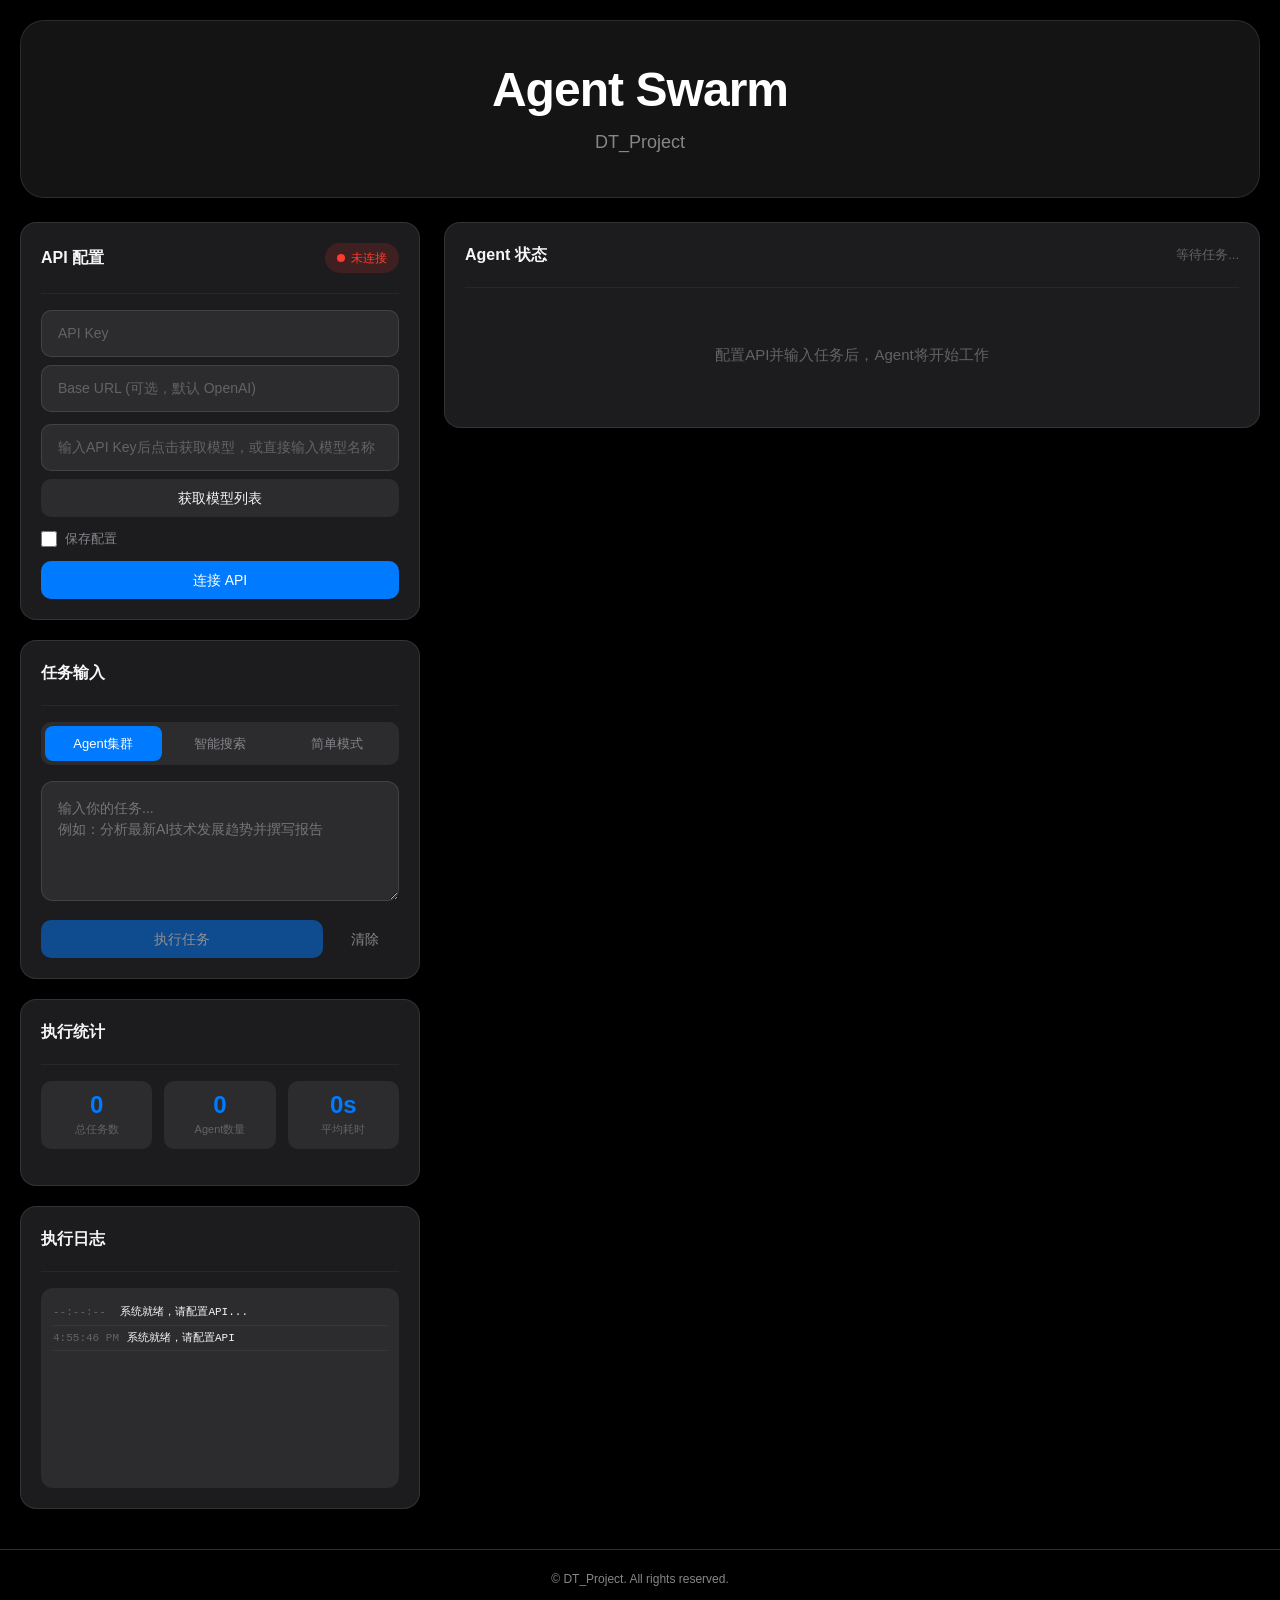
<file: index.html>
<!DOCTYPE html>
<html lang="zh-CN">
<head>
    <meta charset="UTF-8">
    <meta name="viewport" content="width=device-width, initial-scale=1.0">
    <title>DT_Project - 智能Agent集群</title>
    
    <!-- CSS Modules -->
    <link rel="stylesheet" href="css/base/variables.css">
    <link rel="stylesheet" href="css/base/reset.css">
    <link rel="stylesheet" href="css/base/typography.css">
    <link rel="stylesheet" href="css/animations/keyframes.css">
    <link rel="stylesheet" href="css/components/buttons.css">
    <link rel="stylesheet" href="css/components/cards.css">
    <link rel="stylesheet" href="css/components/forms.css">
    <link rel="stylesheet" href="css/components/navigation.css">
    <link rel="stylesheet" href="css/components/modals.css">
    <link rel="stylesheet" href="css/layouts/grid.css">
    <link rel="stylesheet" href="css/pages/home.css">
    
    <style>
        /* ========================================
           Page-Specific Styles - Agent Swarm
        ======================================== */
        
        :root {
            --color-bg-primary: #000000;
            --color-bg-secondary: #1C1C1E;
            --color-bg-tertiary: #2C2C2E;
            --color-text-primary: #F5F5F7;
            --color-text-secondary: #86868B;
            --color-text-tertiary: #636366;
            --color-border: rgba(255, 255, 255, 0.1);
            --color-border-light: rgba(255, 255, 255, 0.05);
            --glass-bg: rgba(28, 28, 30, 0.72);
            --glass-blur: blur(20px);
            --agent-researcher: #FF6B6B;
            --agent-analyst: #4ECDC4;
            --agent-writer: #45B7D1;
            --agent-coder: #96CEB4;
            --agent-reviewer: #FFEAA7;
            --agent-planner: #DDA0DD;
            --agent-coordinator: #98D8C8;
        }
        
        body {
            background: var(--color-bg-primary);
            min-height: 100vh;
            color: var(--color-text-primary);
            font-family: -apple-system, BlinkMacSystemFont, "SF Pro Display", "SF Pro Text", "Helvetica Neue", "PingFang SC", "Microsoft YaHei", sans-serif;
        }
        
        .app-container {
            max-width: 1600px;
            margin: 0 auto;
            padding: 20px;
        }
        
        /* Header */
        .app-header {
            text-align: center;
            padding: 40px 24px;
            background: var(--glass-bg);
            backdrop-filter: var(--glass-blur);
            -webkit-backdrop-filter: var(--glass-blur);
            border-radius: 24px;
            border: 1px solid var(--color-border);
            margin-bottom: 24px;
        }
        
        .app-title {
            font-size: 48px;
            font-weight: 700;
            color: #ffffff;
            margin-bottom: 8px;
        }
        
        .app-subtitle {
            font-size: 18px;
            color: var(--color-text-secondary);
        }
        
        /* Main Layout */
        .main-grid {
            display: grid;
            grid-template-columns: 400px 1fr;
            gap: 24px;
        }
        
        @media (max-width: 1200px) {
            .main-grid {
                grid-template-columns: 1fr;
            }
        }
        
        /* Left Panel */
        .left-panel {
            display: flex;
            flex-direction: column;
            gap: 20px;
        }
        
        /* Right Panel */
        .right-panel {
            display: flex;
            flex-direction: column;
            gap: 20px;
        }
        
        /* Card Styles */
        .card {
            background: var(--color-bg-secondary);
            border-radius: 16px;
            border: 1px solid var(--color-border);
            padding: 20px;
        }
        
        .card-header {
            display: flex;
            align-items: center;
            justify-content: space-between;
            margin-bottom: 16px;
        }
        
        .card-title {
            font-size: 16px;
            font-weight: 600;
            color: var(--color-text-primary);
        }
        
        /* Status Indicator */
        .status-indicator {
            display: inline-flex;
            align-items: center;
            gap: 6px;
            padding: 6px 12px;
            border-radius: 20px;
            font-size: 12px;
            background: var(--color-bg-tertiary);
        }
        
        .status-indicator.connected {
            background: rgba(52, 199, 89, 0.15);
            color: #34C759;
        }
        
        .status-indicator.disconnected {
            background: rgba(255, 59, 48, 0.15);
            color: #FF3B30;
        }
        
        .status-dot {
            width: 8px;
            height: 8px;
            border-radius: 50%;
            background: currentColor;
        }
        
        /* Form Elements */
        .form-input {
            width: 100%;
            padding: 12px 16px;
            background: var(--color-bg-tertiary);
            border: 1px solid var(--color-border);
            border-radius: 10px;
            color: var(--color-text-primary);
            font-size: 14px;
            transition: border-color 0.2s;
        }
        
        .form-input:focus {
            outline: none;
            border-color: #007AFF;
        }
        
        .form-input::placeholder {
            color: var(--color-text-tertiary);
        }
        
        /* Task Input */
        .task-textarea {
            width: 100%;
            min-height: 120px;
            padding: 16px;
            background: var(--color-bg-tertiary);
            border: 1px solid var(--color-border);
            border-radius: 12px;
            color: var(--color-text-primary);
            font-size: 14px;
            resize: vertical;
            font-family: inherit;
        }
        
        .task-textarea:focus {
            outline: none;
            border-color: #007AFF;
            box-shadow: 0 0 0 3px rgba(0, 122, 255, 0.2);
        }
        
        /* Buttons */
        .btn {
            display: inline-flex;
            align-items: center;
            justify-content: center;
            gap: 8px;
            padding: 12px 20px;
            font-size: 14px;
            font-weight: 500;
            border-radius: 10px;
            cursor: pointer;
            transition: all 0.2s;
            border: none;
            white-space: nowrap;
        }
        
        .btn-primary {
            background: #007AFF;
            color: white;
        }
        
        .btn-primary:hover {
            background: #0056CC;
            transform: scale(1.02);
        }
        
        .btn-primary:disabled {
            opacity: 0.5;
            cursor: not-allowed;
            transform: none;
        }
        
        .btn-secondary {
            background: var(--color-bg-tertiary);
            color: var(--color-text-primary);
        }
        
        .btn-secondary:hover {
            background: var(--color-border);
        }
        
        .btn-ghost {
            background: transparent;
            color: var(--color-text-secondary);
        }
        
        .btn-ghost:hover {
            background: var(--color-bg-tertiary);
        }
        
        /* Execution Mode Toggle */
        .mode-toggle {
            display: flex;
            background: var(--color-bg-tertiary);
            border-radius: 10px;
            padding: 4px;
            margin-bottom: 16px;
        }
        
        .mode-toggle-btn {
            flex: 1;
            padding: 8px 16px;
            font-size: 13px;
            border-radius: 8px;
            border: none;
            background: transparent;
            color: var(--color-text-secondary);
            cursor: pointer;
            transition: all 0.2s;
        }
        
        .mode-toggle-btn.active {
            background: #007AFF;
            color: white;
        }
        
        /* Agent Cards */
        .agent-grid {
            display: grid;
            grid-template-columns: repeat(auto-fill, minmax(140px, 1fr));
            gap: 12px;
        }
        
        .agent-card {
            background: var(--color-bg-tertiary);
            border-radius: 12px;
            padding: 16px;
            text-align: center;
            border: 2px solid var(--color-border);
            transition: all 0.3s;
        }
        
        .agent-card.pending {
            opacity: 0.6;
        }
        
        .agent-card.running {
            border-color: #FF9500;
            background: rgba(255, 149, 0, 0.1);
            animation: pulse 1s infinite;
        }
        
        .agent-card.completed {
            border-color: #34C759;
            background: rgba(52, 199, 89, 0.1);
        }
        
        .agent-card.failed {
            border-color: #FF3B30;
            background: rgba(255, 59, 48, 0.1);
        }
        
        .agent-icon {
            width: 48px;
            height: 48px;
            margin: 0 auto 8px;
            border-radius: 50%;
            display: flex;
            align-items: center;
            justify-content: center;
            font-size: 20px;
            font-weight: 700;
            color: white;
        }
        
        .agent-icon.researcher { background: var(--agent-researcher); }
        .agent-icon.analyst { background: var(--agent-analyst); }
        .agent-icon.writer { background: var(--agent-writer); }
        .agent-icon.coder { background: var(--agent-coder); }
        .agent-icon.reviewer { background: var(--agent-reviewer); color: #333; }
        .agent-icon.planner { background: var(--agent-planner); }
        .agent-icon.coordinator { background: var(--agent-coordinator); color: #333; }
        .agent-icon.master { background: linear-gradient(135deg, #007AFF, #5856D6); }
        
        .agent-name {
            font-size: 13px;
            font-weight: 500;
            margin-bottom: 4px;
        }
        
        .agent-role {
            font-size: 11px;
            color: var(--color-text-tertiary);
        }
        
        /* Output Panel */
        .output-panel {
            display: flex;
            flex-direction: column;
            gap: 16px;
        }
        
        /* Master Thinking Panel */
        .thinking-panel {
            background: var(--color-bg-tertiary);
            border-radius: 12px;
            padding: 16px;
            min-height: 100px;
            max-height: 200px;
            overflow-y: auto;
            font-size: 13px;
            line-height: 1.6;
            border-left: 3px solid #007AFF;
        }
        
        /* Sub Agent Output */
        .sub-output-list {
            display: flex;
            flex-direction: column;
            gap: 12px;
        }
        
        .sub-output-item {
            background: var(--color-bg-tertiary);
            border-radius: 12px;
            overflow: hidden;
            border: 1px solid var(--color-border);
        }
        
        .sub-output-header {
            display: flex;
            align-items: center;
            gap: 12px;
            padding: 12px 16px;
            background: var(--color-bg-secondary);
            cursor: pointer;
        }
        
        .sub-output-header:hover {
            background: var(--color-bg-tertiary);
        }
        
        .sub-output-content {
            padding: 16px;
            font-size: 13px;
            line-height: 1.7;
            max-height: 300px;
            overflow-y: auto;
            white-space: pre-wrap;
            word-break: break-word;
        }
        
        .sub-output-content.collapsed {
            display: none;
        }
        
        /* Final Output */
        .final-output {
            background: linear-gradient(135deg, rgba(0, 122, 255, 0.1), rgba(88, 86, 214, 0.1));
            border: 1px solid #007AFF;
            border-radius: 12px;
            padding: 20px;
            font-size: 14px;
            line-height: 1.8;
            max-height: 500px;
            overflow-y: auto;
            white-space: pre-wrap;
            word-break: break-word;
        }
        
        /* Progress Bar */
        .progress-bar {
            width: 100%;
            height: 4px;
            background: var(--color-bg-tertiary);
            border-radius: 2px;
            overflow: hidden;
            margin-top: 12px;
        }
        
        .progress-bar-fill {
            height: 100%;
            background: linear-gradient(90deg, #007AFF, #5856D6);
            border-radius: 2px;
            transition: width 0.3s;
            animation: shimmer 2s infinite;
        }
        
        /* Log Panel */
        .log-panel {
            background: var(--color-bg-tertiary);
            border-radius: 12px;
            padding: 12px;
            height: 200px;
            overflow-y: auto;
            font-family: "SF Mono", Monaco, monospace;
            font-size: 11px;
        }
        
        .log-entry {
            padding: 4px 0;
            border-bottom: 1px solid var(--color-border-light);
        }
        
        .log-time {
            color: var(--color-text-tertiary);
            margin-right: 8px;
        }
        
        .log-master { color: #007AFF; }
        .log-agent { color: #FF9500; }
        .log-success { color: #34C759; }
        .log-error { color: #FF3B30; }
        
        /* Search Results */
        .search-results-list {
            background: var(--color-bg-tertiary);
            border-radius: 12px;
            padding: 12px;
            height: 250px;
            overflow-y: auto;
            font-size: 13px;
        }
        
        .search-result-item {
            background: var(--color-bg-secondary);
            border-radius: 8px;
            padding: 12px;
            margin-bottom: 10px;
            border: 1px solid var(--color-border-light);
            transition: all 0.2s ease;
        }
        
        .search-result-item:hover {
            border-color: #007AFF;
            transform: translateY(-2px);
        }
        
        .search-result-item:last-child {
            margin-bottom: 0;
        }
        
        .search-result-title {
            font-weight: 600;
            color: #007AFF;
            margin-bottom: 6px;
            font-size: 14px;
            display: flex;
            align-items: center;
            gap: 8px;
        }
        
        .search-result-title a {
            color: inherit;
            text-decoration: none;
            flex: 1;
            overflow: hidden;
            text-overflow: ellipsis;
            white-space: nowrap;
        }
        
        .search-result-title a:hover {
            text-decoration: underline;
        }
        
        .search-result-title .external-icon {
            width: 14px;
            height: 14px;
            opacity: 0.6;
        }
        
        .search-result-snippet {
            color: var(--color-text-secondary);
            font-size: 12px;
            line-height: 1.5;
            margin-bottom: 8px;
        }
        
        .search-result-meta {
            display: flex;
            justify-content: space-between;
            align-items: center;
            font-size: 11px;
            color: var(--color-text-tertiary);
        }
        
        .search-result-query {
            background: rgba(0, 122, 255, 0.2);
            color: #007AFF;
            padding: 2px 8px;
            border-radius: 4px;
            font-size: 11px;
        }
        
        .search-result-round {
            background: rgba(255, 149, 0, 0.2);
            color: #FF9500;
            padding: 2px 8px;
            border-radius: 4px;
            font-size: 11px;
        }
        
        .search-empty {
            text-align: center;
            padding: 40px;
            color: var(--color-text-tertiary);
        }
        
        /* Spinner */
        .spinner {
            width: 16px;
            height: 16px;
            border: 2px solid var(--color-text-tertiary);
            border-top-color: #007AFF;
            border-radius: 50%;
            animation: spin 0.8s linear infinite;
            display: inline-block;
        }
        
        @keyframes spin {
            to { transform: rotate(360deg); }
        }
        
        @keyframes pulse {
            0%, 100% { opacity: 1; }
            50% { opacity: 0.5; }
        }
        
        @keyframes shimmer {
            0% { background-position: -200% 0; }
            100% { background-position: 200% 0; }
        }
        
        /* Responsive */
        @media (max-width: 768px) {
            .app-title {
                font-size: 32px;
            }
            
            .main-grid {
                grid-template-columns: 1fr;
            }
            
            .agent-grid {
                grid-template-columns: repeat(2, 1fr);
            }
        }
        
        /* Checkbox */
        .checkbox-label {
            display: flex;
            align-items: center;
            gap: 8px;
            cursor: pointer;
            font-size: 13px;
            color: var(--color-text-secondary);
        }
        
        .checkbox-label input {
            width: 16px;
            height: 16px;
            accent-color: #007AFF;
        }
        
        /* Stats */
        .stats-row {
            display: flex;
            gap: 12px;
            margin-bottom: 16px;
        }
        
        .stat-item {
            flex: 1;
            background: var(--color-bg-tertiary);
            border-radius: 10px;
            padding: 12px;
            text-align: center;
        }
        
        .stat-value {
            font-size: 24px;
            font-weight: 700;
            color: #007AFF;
        }
        
        .stat-label {
            font-size: 11px;
            color: var(--color-text-tertiary);
            margin-top: 4px;
        }
    </style>
</head>
<body>
    <div class="app-container">
        <!-- Header -->
        <header class="app-header fade-up">
            <h1 class="app-title">Agent Swarm</h1>
            <p class="app-subtitle">DT_Project</p>
        </header>
        
        <!-- Main Grid -->
        <div class="main-grid">
            <!-- Left Panel -->
            <div class="left-panel">
                <!-- API Config -->
                <div class="card">
                    <div class="card-header">
                        <span class="card-title">API 配置</span>
                        <div class="status-indicator disconnected" id="apiStatus">
                            <span class="status-dot"></span>
                            <span>未连接</span>
                        </div>
                    </div>
                    
                    <div class="form-group" style="margin-bottom: 12px;">
                        <input type="password" class="form-input" id="apiKey" placeholder="API Key" style="margin-bottom: 8px;">
                        <input type="text" class="form-input" id="baseUrl" placeholder="Base URL (可选，默认 OpenAI)">
                    </div>
                    
                    <div class="form-group" style="margin-bottom: 12px;">
                        <div class="model-search-wrapper">
                            <input type="text" class="form-input" id="modelSearch" placeholder="输入API Key后点击获取模型，或直接输入模型名称" oninput="filterModels(this.value)">
                            <div class="model-list" id="modelList"></div>
                        </div>
                        <button class="btn btn-secondary" id="fetchModelsBtn" onclick="fetchModels()" style="width: 100%; margin-top: 8px;">
                            获取模型列表
                        </button>
                    </div>
                    
                    <label class="checkbox-label" style="margin-bottom: 12px;">
                        <input type="checkbox" id="saveConfig">
                        <span>保存配置</span>
                    </label>
                    
                    <button class="btn btn-primary" id="configBtn" onclick="configureAPI()" style="width: 100%;">
                        连接 API
                    </button>
                </div>
                
                <!-- Task Input -->
                <div class="card">
                    <div class="card-header">
                        <span class="card-title">任务输入</span>
                    </div>
                    
                    <!-- Mode Toggle -->
                    <div class="mode-toggle">
                        <button class="mode-toggle-btn active" id="modeSwarm" onclick="setMode('swarm')">
                            Agent集群
                        </button>
                        <button class="mode-toggle-btn" id="modeSearch" onclick="setMode('search')">
                            智能搜索
                        </button>
                        <button class="mode-toggle-btn" id="modeSimple" onclick="setMode('simple')">
                            简单模式
                        </button>
                    </div>
                    
                    <textarea class="task-textarea" id="taskInput" placeholder="输入你的任务...
例如：分析最新AI技术发展趋势并撰写报告"></textarea>
                    
                    <div style="display: flex; gap: 8px; margin-top: 12px;">
                        <button class="btn btn-primary" id="executeBtn" onclick="executeTask()" disabled style="flex: 1;">
                            执行任务
                        </button>
                        <button class="btn btn-ghost" onclick="clearTask()">
                            清除
                        </button>
                    </div>
                </div>
                
                <!-- Stats -->
                <div class="card">
                    <div class="card-header">
                        <span class="card-title">执行统计</span>
                    </div>
                    <div class="stats-row">
                        <div class="stat-item">
                            <div class="stat-value" id="totalTasks">0</div>
                            <div class="stat-label">总任务数</div>
                        </div>
                        <div class="stat-item">
                            <div class="stat-value" id="totalAgents">0</div>
                            <div class="stat-label">Agent数量</div>
                        </div>
                        <div class="stat-item">
                            <div class="stat-value" id="avgTime">0s</div>
                            <div class="stat-label">平均耗时</div>
                        </div>
                    </div>
                </div>
                
                <!-- Log -->
                <div class="card">
                    <div class="card-header">
                        <span class="card-title">执行日志</span>
                    </div>
                    <div class="log-panel" id="logBox">
                        <div class="log-entry">
                            <span class="log-time">--:--:--</span>
                            <span>系统就绪，请配置API...</span>
                        </div>
                    </div>
                </div>
                
                <!-- Search Results -->
                <div class="card" id="searchResultsCard" style="display: none;">
                    <div class="card-header">
                        <span class="card-title">搜索结果</span>
                        <span id="searchCount" style="color: var(--color-text-tertiary); font-size: 13px;"></span>
                    </div>
                    <div class="search-results-list" id="searchResultsList">
                    </div>
                </div>
            </div>
            
            <!-- Right Panel -->
            <div class="right-panel">
                <!-- Agent Grid -->
                <div class="card">
                    <div class="card-header">
                        <span class="card-title">Agent 状态</span>
                        <span id="agentCount" style="color: var(--color-text-tertiary); font-size: 13px;">等待任务...</span>
                    </div>
                    <div class="agent-grid" id="agentGrid">
                        <div style="grid-column: 1/-1; text-align: center; padding: 40px; color: var(--color-text-tertiary);">
                            配置API并输入任务后，Agent将开始工作
                        </div>
                    </div>
                    <div class="progress-bar" id="progressBar" style="display: none;">
                        <div class="progress-bar-fill" id="progressFill" style="width: 0%;"></div>
                    </div>
                </div>
                
                <!-- Master Thinking -->
                <div class="card" id="thinkingCard" style="display: none;">
                    <div class="card-header">
                        <span class="card-title">主LLM 分析</span>
                        <span class="spinner" id="thinkingSpinner"></span>
                    </div>
                    <div class="thinking-panel" id="thinkingOutput">
                    </div>
                </div>
                
                <!-- Sub Agent Outputs -->
                <div class="card" id="subOutputCard" style="display: none;">
                    <div class="card-header">
                        <span class="card-title">子Agent 输出</span>
                    </div>
                    <div class="sub-output-list" id="subOutputList">
                    </div>
                </div>
                
                <!-- Final Output -->
                <div class="card" id="finalOutputCard" style="display: none;">
                    <div class="card-header">
                        <span class="card-title">最终结果</span>
                        <span id="finalTime" style="color: var(--color-text-tertiary); font-size: 13px;"></span>
                    </div>
                    <div class="final-output" id="finalOutput">
                    </div>
                </div>
            </div>
        </div>
    </div>
    
    <script>
        // ========================================
        // State Management
        // ========================================
        
        let isConfigured = false;
        let executionMode = 'swarm'; // 'swarm' or 'simple'
        let allModels = []; // 存储所有模型列表
        let stats = {
            totalTasks: 0,
            totalAgents: 0,
            totalTime: 0
        };
        
        const API_BASE = 'http://localhost:5000/api';
        
        // Role icons mapping
        const roleIcons = {
            'researcher': 'R',
            'analyst': 'A',
            'writer': 'W',
            'coder': 'C',
            'reviewer': 'V',
            'planner': 'P',
            'coordinator': 'O',
            'default': 'G'
        };
        
        // ========================================
        // Logging
        // ========================================
        
        function log(message, type = 'info') {
            const logBox = document.getElementById('logBox');
            const time = new Date().toLocaleTimeString();
            const entry = document.createElement('div');
            entry.className = 'log-entry';
            
            let timeClass = 'log-time';
            let messageClass = '';
            if (type === 'master') messageClass = 'log-master';
            else if (type === 'agent') messageClass = 'log-agent';
            else if (type === 'success') messageClass = 'log-success';
            else if (type === 'error') messageClass = 'log-error';
            
            entry.innerHTML = `<span class="${timeClass}">${time}</span><span class="${messageClass}">${message}</span>`;
            logBox.appendChild(entry);
            logBox.scrollTop = logBox.scrollHeight;
        }
        
        // ========================================
        // Initialization
        // ========================================
        
        document.addEventListener('DOMContentLoaded', function() {
            loadSavedConfig();
            
            const apiKeyInput = document.getElementById('apiKey');
            const fetchBtn = document.getElementById('fetchModelsBtn');
            
            apiKeyInput.addEventListener('input', function() {
                if (this.value.trim().length > 0) {
                    fetchBtn.disabled = false;
                } else {
                    fetchBtn.disabled = true;
                }
            });
            
            // Close model list when clicking outside
            document.addEventListener('click', function(e) {
                if (!e.target.closest('.model-search-wrapper')) {
                    const modelList = document.getElementById('modelList');
                    if (modelList) modelList.style.display = 'none';
                }
            });
            
            log('系统就绪，请配置API', 'info');
        });
        
        // ========================================
        // Mode Toggle
        // ========================================
        
        function setMode(mode) {
            executionMode = mode;
            document.getElementById('modeSwarm').classList.toggle('active', mode === 'swarm');
            document.getElementById('modeSearch').classList.toggle('active', mode === 'search');
            document.getElementById('modeSimple').classList.toggle('active', mode === 'simple');
        }
        
        // ========================================
        // Config Functions
        // ========================================
        
        async function loadSavedConfig() {
            try {
                const response = await fetch(`${API_BASE}/saved-config`);
                const data = await response.json();
                
                if (data.saved && data.config) {
                    const config = data.config;
                    if (config.baseUrl) {
                        document.getElementById('baseUrl').value = config.baseUrl;
                    }
                    if (config.model) {
                        document.getElementById('modelSearch').value = config.model;
                    }
                    if (config.hasKey) {
                        log('检测到保存的配置，请输入API Key', 'info');
                        document.getElementById('modelSearch').placeholder = '已保存配置，请输入API Key';
                    }
                }
            } catch (error) {
                console.log('加载配置失败:', error);
            }
        }
        
        async function fetchModels() {
            const apiKey = document.getElementById('apiKey').value.trim();
            const baseUrl = document.getElementById('baseUrl').value.trim();
            const fetchBtn = document.getElementById('fetchModelsBtn');
            
            if (!apiKey) {
                log('请输入API Key', 'warning');
                return;
            }
            
            fetchBtn.disabled = true;
            fetchBtn.innerHTML = '<span class="spinner"></span> 加载中...';
            
            try {
                const response = await fetch(`${API_BASE}/models`, {
                    method: 'POST',
                    headers: { 'Content-Type': 'application/json' },
                    body: JSON.stringify({
                        apiKey: apiKey,
                        baseUrl: baseUrl
                    })
                });
                
                const data = await response.json();
                
                if (data.success) {
                    const models = data.models;
                    allModels = models; // 保存到全局变量
                    log(`已加载 ${models.length} 个模型，输入可搜索`, 'success');
                    
                    // Display all models initially
                    displayModels(models);
                } else {
                    log(`加载模型失败: ${data.error}`, 'error');
                }
            } catch (error) {
                log(`加载模型出错: ${error.message}`, 'error');
            } finally {
                fetchBtn.disabled = false;
                fetchBtn.innerHTML = '获取模型列表';
            }
        }
        
        function selectModel(modelId) {
            document.getElementById('modelSearch').value = modelId;
            document.getElementById('modelList').style.display = 'none';
            log(`已选择模型: ${modelId}`, 'info');
        }
        
        // 显示模型列表
        function displayModels(models) {
            const modelList = document.getElementById('modelList');
            if (models.length === 0) {
                modelList.style.display = 'none';
                return;
            }
            modelList.innerHTML = models.map(m => 
                `<div class="model-item" onclick="selectModel('${m.id}')">${m.id}</div>`
            ).join('');
            modelList.style.display = 'block';
        }
        
        // 过滤模型（联想搜索）
        function filterModels(query) {
            if (allModels.length === 0) return;
            
            const modelList = document.getElementById('modelList');
            const searchInput = document.getElementById('modelSearch');
            
            if (!query || query.trim() === '') {
                // 无输入时显示所有模型
                displayModels(allModels.slice(0, 20));
                return;
            }
            
            // 过滤匹配的模型
            const filtered = allModels.filter(m => 
                m.id.toLowerCase().includes(query.toLowerCase())
            ).slice(0, 20); // 最多显示20个
            
            displayModels(filtered);
        }
        
        async function configureAPI() {
            const apiKey = document.getElementById('apiKey').value.trim();
            const baseUrl = document.getElementById('baseUrl').value.trim();
            const model = document.getElementById('modelSearch').value.trim() || 'gpt-4';
            const configBtn = document.getElementById('configBtn');
            const saveConfig = document.getElementById('saveConfig').checked;
            
            if (!apiKey) {
                log('请输入API Key', 'warning');
                return;
            }
            
            configBtn.disabled = true;
            configBtn.innerHTML = '<span class="spinner"></span> 连接中...';
            
            try {
                const response = await fetch(`${API_BASE}/config`, {
                    method: 'POST',
                    headers: { 'Content-Type': 'application/json' },
                    body: JSON.stringify({
                        apiKey: apiKey,
                        baseUrl: baseUrl,
                        model: model,
                        saveConfig: saveConfig
                    })
                });
                
                const data = await response.json();
                
                if (data.success) {
                    isConfigured = true;
                    document.getElementById('apiStatus').className = 'status-indicator connected';
                    document.getElementById('apiStatus').innerHTML = '<span class="status-dot"></span><span>已连接</span>';
                    document.getElementById('executeBtn').disabled = false;
                    log(`API已连接: ${data.message}`, 'success');
                } else {
                    log(`连接失败: ${data.error}`, 'error');
                }
            } catch (error) {
                log(`连接出错: ${error.message}`, 'error');
            } finally {
                configBtn.disabled = false;
                configBtn.innerHTML = '连接 API';
            }
        }
        
        // ========================================
        // Execute Task
        // ========================================
        
        async function executeTask() {
            if (!isConfigured) {
                log('请先配置API', 'warning');
                return;
            }
            
            const task = document.getElementById('taskInput').value.trim();
            if (!task) {
                log('请输入任务', 'warning');
                return;
            }
            
            const executeBtn = document.getElementById('executeBtn');
            executeBtn.disabled = true;
            executeBtn.innerHTML = '<span class="spinner"></span> 执行中...';
            
            // Clear previous outputs
            clearOutputs();
            
            const startTime = Date.now();
            log('开始执行任务...', 'master');
            
            // Show progress
            document.getElementById('progressBar').style.display = 'block';
            
            // 根据模式选择不同的端点
            let endpoint;
            if (executionMode === 'swarm') {
                endpoint = '/execute/agent-swarm';
            } else if (executionMode === 'search') {
                endpoint = '/api/search/multi';
            } else {
                endpoint = '/execute/simple';
            }
            
            log(`执行模式: ${executionMode}`, 'master');
            
            // 如果是搜索模式，先检查API是否已配置
            if (executionMode === 'search' && !isConfigured) {
                log('搜索模式需要配置API', 'warning');
                executeBtn.disabled = false;
                executeBtn.innerHTML = '执行任务';
                return;
            }
            
            try {
                const response = await fetch(`${API_BASE}${endpoint}`, {
                    method: 'POST',
                    headers: { 'Content-Type': 'application/json' },
                    body: JSON.stringify({ task: task, rounds: 3, numResults: 10 })
                });
                
                if (!response.ok) {
                    throw new Error(`HTTP ${response.status}`);
                }
                
                const reader = response.body.getReader();
                const decoder = new TextDecoder();
                
                let currentSubtaskId = null;
                let currentSubtaskName = '';
                let currentRole = '';
                let currentRoleIcon = '';
                let subtaskOutputs = {};
                
                while (true) {
                    const { done, value } = await reader.read();
                    if (done) break;
                    
                    const text = decoder.decode(value);
                    const lines = text.split('\n');
                    
                    for (const line of lines) {
                        if (line.startsWith('data: ')) {
                            try {
                                const data = JSON.parse(line.slice(6));
                                
                                switch (data.type) {
                                    case 'stage':
                                        log(`阶段: ${data.message}`, 'master');
                                        updateProgress(data.stage);
                                        // 确保thinking card显示
                                        document.getElementById('thinkingCard').style.display = 'block';
                                        break;
                                        
                                    case 'master_thinking':
                                        // 确保thinking card显示
                                        document.getElementById('thinkingCard').style.display = 'block';
                                        showMasterThinking(data.chunk);
                                        break;
                                        
                                    case 'decomposition':
                                        log(`任务分解: ${data.subtask_count} 个子任务`, 'success');
                                        displayAgentGrid(data.subtasks, true);  // true = keep existing cards
                                        document.getElementById('agentCount').textContent = `Master + ${data.subtask_count} 个子Agent`;
                                        document.getElementById('thinkingCard').style.display = 'block';
                                        document.getElementById('subOutputCard').style.display = 'block';
                                        // 自动滚动到底部
                                        window.scrollTo({ top: document.body.scrollHeight, behavior: 'smooth' });
                                        break;
                                        
                                    case 'subtask_start':
                                        log(`[${data.role_icon}] ${data.subtask_name} 开始执行...`, 'agent');
                                        updateAgentStatus(data.subtask_id, 'running', data.role, data.role_icon);
                                        currentSubtaskId = data.subtask_id;
                                        currentSubtaskName = data.subtask_name;
                                        currentRole = data.role;
                                        currentRoleIcon = data.role_icon;
                                        subtaskOutputs[data.subtask_id] = '';
                                        break;
                                        
                                    case 'subtask_stream':
                                        if (subtaskOutputs[data.subtask_id] !== undefined) {
                                            subtaskOutputs[data.subtask_id] += data.chunk;
                                            updateSubtaskOutput(data.subtask_id, subtaskOutputs[data.subtask_id]);
                                        }
                                        break;
                                        
                                    case 'subtask_done':
                                        log(`[${data.role_icon}] ${data.subtask_name} 执行完成`, 'success');
                                        updateAgentStatus(data.subtask_id, 'completed', data.role, data.role_icon);
                                        break;
                                        
                                    case 'final_stream':
                                        appendFinalOutput(data.chunk);
                                        break;
                                        
                                    case 'done':
                                        const elapsed = (Date.now() - startTime) / 1000;
                                        log(`执行完成！耗时: ${elapsed.toFixed(2)}秒`, 'success');
                                        showFinalOutput(data.final_output, elapsed);
                                        updateStats(elapsed, data.subtask_count || 1);
                                        document.getElementById('progressFill').style.width = '100%';
                                        break;
                                        
                                    // 搜索模式专用事件
                                    case 'round_start':
                                        log(`第 ${data.round}/${data.total_rounds} 轮搜索: ${data.query}`, 'master');
                                        updateProgress('search_' + data.round);
                                        showSearchRound(data);
                                        break;
                                        
                                    case 'search_progress':
                                        log(`第 ${data.round} 轮搜索: ${data.query}`, 'master');
                                        document.getElementById('thinkingCard').style.display = 'block';
                                        break;
                                        
                                    case 'search_result':
                                        log(`第 ${data.round} 轮搜索完成，获取 ${data.results.length} 条结果`, 'success');
                                        showSearchResults(data);
                                        break;
                                        
                                    case 'search_results':
                                        log(`第 ${data.round} 轮搜索完成，获取 ${data.results.length} 条结果`, 'success');
                                        showSearchResults(data);
                                        break;
                                        
                                    case 'subtask_search_result':
                                        log(`[${data.subtask_id}] 搜索完成，获取 ${data.results.length} 条结果`, 'agent');
                                        showSearchResults(data);
                                        break;
                                        
                                    case 'llm_analysis':
                                        log(`LLM分析: ${data.analysis.substring(0, 50)}...`, 'master');
                                        showLlmAnalysis(data);
                                        break;
                                        
                                    case 'final_answer':
                                        appendFinalOutput(data.answer);
                                        break;
                                        
                                    case 'error':
                                        log(`执行失败: ${data.message}`, 'error');
                                        break;
                                }
                            } catch (e) {
                                // Ignore parse errors
                            }
                        }
                    }
                }
                
            } catch (error) {
                log(`执行出错: ${error.message}`, 'error');
            } finally {
                executeBtn.disabled = false;
                executeBtn.innerHTML = '执行任务';
            }
        }
        
        // ========================================
        // UI Update Functions
        // ========================================
        
        function clearOutputs() {
            document.getElementById('thinkingOutput').innerHTML = '';
            document.getElementById('thinkingCard').style.display = 'none';
            document.getElementById('subOutputList').innerHTML = '';
            document.getElementById('subOutputCard').style.display = 'none';
            document.getElementById('finalOutput').innerHTML = '';
            document.getElementById('finalOutputCard').style.display = 'none';
            document.getElementById('searchResultsList').innerHTML = '';
            document.getElementById('searchResultsCard').style.display = 'none';
            document.getElementById('agentGrid').innerHTML = `
                <div style="grid-column: 1/-1; text-align: center; padding: 40px; color: var(--color-text-tertiary);">
                    Agent工作中...
                </div>
            `;
            document.getElementById('progressFill').style.width = '0%';
        }
        
        function clearTask() {
            document.getElementById('taskInput').value = '';
            clearOutputs();
            document.getElementById('agentCount').textContent = '等待任务...';
            document.getElementById('progressBar').style.display = 'none';
            log('任务已清除', 'info');
        }
        
        function showMasterThinking(content) {
            const output = document.getElementById('thinkingOutput');
            output.innerHTML += content.replace(/\n/g, '<br>');
            output.scrollTop = output.scrollHeight;
        }
        
        function displayAgentGrid(subtasks, keepExisting = false) {
            const grid = document.getElementById('agentGrid');
            
            // 如果保留现有卡片，获取现有的Master卡片
            let masterCardHTML = '';
            if (keepExisting) {
                const existingMaster = document.getElementById('agent-Master');
                if (existingMaster) {
                    masterCardHTML = existingMaster.outerHTML;
                } else {
                    // 添加Master卡片
                    masterCardHTML = `
                        <div class="agent-card completed" id="agent-Master">
                            <div class="agent-icon master">M</div>
                            <div class="agent-name">Master</div>
                            <div class="agent-role">主编排器</div>
                        </div>
                    `;
                }
            }
            
            const subtasksHTML = subtasks.map(st => `
                <div class="agent-card pending" id="agent-${st.id}">
                    <div class="agent-icon ${st.role}">${roleIcons[st.role] || 'G'}</div>
                    <div class="agent-name">${st.name}</div>
                    <div class="agent-role">${getRoleName(st.role)}</div>
                </div>
            `).join('');
            
            grid.innerHTML = masterCardHTML + subtasksHTML;
        }
        
        function getRoleName(role) {
            const names = {
                'researcher': '研究员',
                'analyst': '分析师',
                'writer': '写作者',
                'coder': '程序员',
                'reviewer': '审查员',
                'planner': '规划师',
                'coordinator': '协调员'
            };
            return names[role] || role;
        }
        
        function updateAgentStatus(subtaskId, status, role, roleIcon) {
            const card = document.getElementById(`agent-${subtaskId}`);
            if (card) {
                card.className = `agent-card ${status}`;
            }
            
            // Create or update output item
            if (status === 'running') {
                const list = document.getElementById('subOutputList');
                const existing = document.getElementById(`output-${subtaskId}`);
                if (!existing) {
                    const item = document.createElement('div');
                    item.className = 'sub-output-item';
                    item.id = `output-${subtaskId}`;
                    item.innerHTML = `
                        <div class="sub-output-header" onclick="toggleOutput('${subtaskId}')">
                            <div class="agent-icon ${role}" style="width: 32px; height: 32px; font-size: 14px; margin: 0;">${roleIcon}</div>
                            <div style="flex: 1;">
                                <div class="agent-name">${document.querySelector(`#agent-${subtaskId} .agent-name`)?.textContent || subtaskId}</div>
                                <div class="agent-role">${getRoleName(role)}</div>
                            </div>
                            <span class="spinner"></span>
                        </div>
                        <div class="sub-output-content" id="content-${subtaskId}"></div>
                    `;
                    list.appendChild(item);
                    // 自动滚动到底部
                    list.scrollTop = list.scrollHeight;
                    window.scrollTo({ top: document.body.scrollHeight, behavior: 'smooth' });
                }
            } else if (status === 'completed') {
                const header = document.querySelector(`#output-${subtaskId} .sub-output-header`);
                if (header) {
                    header.innerHTML = `
                        <div class="agent-icon ${role}" style="width: 32px; height: 32px; font-size: 14px; margin: 0;">${roleIcon}</div>
                        <div style="flex: 1;">
                            <div class="agent-name">${document.querySelector(`#agent-${subtaskId} .agent-name`)?.textContent || subtaskId}</div>
                            <div class="agent-role">${getRoleName(role)}</div>
                        </div>
                        <span style="color: #34C759; font-size: 12px;">已完成</span>
                    `;
                }
            }
        }
        
        function updateSubtaskOutput(subtaskId, content) {
            const contentEl = document.getElementById(`content-${subtaskId}`);
            if (contentEl) {
                contentEl.textContent = content;
                // 自动滚动到底部
                contentEl.scrollTop = contentEl.scrollHeight;
            }
        }
        
        // 自动滚动到底部的通用函数
        function autoScrollToBottom(elementId) {
            const element = document.getElementById(elementId);
            if (element) {
                element.scrollTop = element.scrollHeight;
            }
        }
        
        function toggleOutput(subtaskId) {
            const content = document.getElementById(`content-${subtaskId}`);
            if (content) {
                content.classList.toggle('collapsed');
            }
        }
        
        function appendFinalOutput(content) {
            const output = document.getElementById('finalOutput');
            output.innerHTML += content.replace(/\n/g, '<br>');
            output.scrollTop = output.scrollHeight;
            // 滚动整个页面到底部
            window.scrollTo({ top: document.body.scrollHeight, behavior: 'smooth' });
        }
        
        function showFinalOutput(content, elapsed) {
            const card = document.getElementById('finalOutputCard');
            card.style.display = 'block';
            document.getElementById('finalOutput').innerHTML = content.replace(/\n/g, '<br>');
            document.getElementById('finalTime').textContent = `耗时: ${elapsed.toFixed(2)}s`;
            // 自动滚动到底部
            window.scrollTo({ top: document.body.scrollHeight, behavior: 'smooth' });
        }
        
        function updateProgress(stage) {
            const fill = document.getElementById('progressFill');
            const stages = {
                'master_analyze': '10%',
                'sub_agents_execute': '30%',
                'aggregation': '90%'
            };
            fill.style.width = stages[stage] || '50%';
        }
        
        function updateStats(time, agentCount) {
            stats.totalTasks++;
            stats.totalAgents += agentCount;
            stats.totalTime += time;
            
            document.getElementById('totalTasks').textContent = stats.totalTasks;
            document.getElementById('totalAgents').textContent = stats.totalAgents;
            document.getElementById('avgTime').textContent = (stats.totalTime / stats.totalTasks).toFixed(1) + 's';
        }
        
        // ========================================
        // Search Mode UI Functions
        // ========================================
        
        function showSearchRound(data) {
            // 显示搜索轮次信息
            const thinkingCard = document.getElementById('thinkingCard');
            thinkingCard.style.display = 'block';

            const output = document.getElementById('thinkingOutput');
            output.innerHTML += `<div style="margin: 8px 0; padding: 8px; background: rgba(0,122,255,0.1); border-radius: 6px;">
                <strong>搜索中: 第 ${data.round}/${data.total_rounds} 轮</strong><br>
                关键词: ${data.query}
            </div>`;
            output.scrollTop = output.scrollHeight;

            // 显示Agent网格为搜索状态
            document.getElementById('agentGrid').innerHTML = `
                <div class="agent-card running" style="grid-column: 1/-1;">
                    <div class="agent-icon researcher">[S]</div>
                    <div class="agent-name">第 ${data.round}/${data.total_rounds} 轮</div>
                    <div class="agent-role">搜索中...</div>
                </div>
            `;
            document.getElementById('agentCount').textContent = `搜索第 ${data.round}/${data.total_rounds} 轮`;
        }
        
        function showSearchResults(data) {
            // 显示搜索结果卡片
            const searchCard = document.getElementById('searchResultsCard');
            const searchList = document.getElementById('searchResultsList');
            const searchCount = document.getElementById('searchCount');

            searchCard.style.display = 'block';

            // 更新计数
            const totalResults = data.results ? data.results.length : 0;
            searchCount.textContent = `第 ${data.round} 轮 - ${totalResults} 条结果`;

            // 构建搜索结果HTML
            const resultsHtml = (data.results || []).slice(0, 10).map((r, i) => {
                const title = r.title || '无标题';
                const content = r.content || '';
                // 确保URL有效
                let url = r.url || '';
                if (!url || url === '#' || url === '') {
                    // 如果没有URL，创建一个搜索链接
                    url = `https://www.baidu.com/s?wd=${encodeURIComponent(title)}`;
                }
                const snippet = content.length > 150 ? content.substring(0, 150) + '...' : content;

                return `
                    <div class="search-result-item" onclick="window.open('${url}', '_blank')" style="cursor: pointer;">
                        <div class="search-result-title">
                            <a href="${url}" target="_blank" title="${title}" onclick="event.stopPropagation();">${title}</a>
                            <svg class="external-icon" viewBox="0 0 24 24" fill="none" stroke="currentColor" stroke-width="2">
                                <path d="M18 13v6a2 2 0 0 1-2 2H5a2 2 0 0 1-2-2V8a2 2 0 0 1 2-2h6"></path>
                                <polyline points="15 3 21 3 21 9"></polyline>
                                <line x1="10" y1="14" x2="21" y2="3"></line>
                            </svg>
                        </div>
                        <div class="search-result-snippet">${snippet}</div>
                        <div class="search-result-meta">
                            <span class="search-result-query">关键词: ${data.query}</span>
                            <span class="search-result-round">第 ${data.round} 轮</span>
                        </div>
                    </div>
                `;
            }).join('');
            
            // 检查是否已有该轮结果，有则追加
            const roundId = `search-round-${data.round}`;
            const existingRound = document.getElementById(roundId);
            
            if (existingRound) {
                existingRound.innerHTML = resultsHtml;
            } else {
                const roundDiv = document.createElement('div');
                roundDiv.id = roundId;
                roundDiv.innerHTML = resultsHtml;
                searchList.appendChild(roundDiv);
            }
            
            // 滚动到最新结果
            searchList.scrollTop = searchList.scrollHeight;
            
            // 自动滚动整个页面到底部
            window.scrollTo({ top: document.body.scrollHeight, behavior: 'smooth' });
            
            // 同时也在子Agent输出中显示（保持兼容性）
            const subOutputList = document.getElementById('subOutputList');
            subOutputList.style.display = 'block';
            
            const subRoundId = `sub-search-round-${data.round}`;
            const subExisting = document.getElementById(subRoundId);
            if (subExisting) {
                subExisting.remove();
            }
            
            const resultsHtml2 = data.results.slice(0, 5).map((r, i) => `
                <div style="margin-bottom: 8px; padding: 8px; background: var(--color-bg-secondary); border-radius: 6px;">
                    <div style="font-weight: 500; margin-bottom: 4px;">${i+1}. ${r.title}</div>
                    <div style="font-size: 12px; color: var(--color-text-secondary);">${r.content.substring(0, 150)}...</div>
                </div>
            `).join('');
            
            const item = document.createElement('div');
            item.className = 'sub-output-item';
            item.id = subRoundId;
            item.innerHTML = `
                <div class="sub-output-header">
                    <div class="agent-icon researcher" style="width: 32px; height: 32px; font-size: 14px; margin: 0;">[S]</div>
                    <div style="flex: 1;">
                        <div class="agent-name">第 ${data.round} 轮搜索结果</div>
                        <div class="agent-role">${data.results.length} 条结果</div>
                    </div>
                    <span style="color: #34C759; font-size: 12px;">完成</span>
                </div>
                <div class="sub-output-content" style="max-height: 400px;">
                    ${resultsHtml2}
                </div>
            `;
            subOutputList.appendChild(item);
            
            // 确保subOutputCard显示
            document.getElementById('subOutputCard').style.display = 'block';
        }
        
        function showLlmAnalysis(data) {
            // 显示LLM分析结果
            const thinkingCard = document.getElementById('thinkingCard');
            thinkingCard.style.display = 'block';

            const output = document.getElementById('thinkingOutput');
            output.innerHTML += `<div style="margin: 8px 0; padding: 8px; background: rgba(88,86,214,0.1); border-radius: 6px; border-left: 3px solid #5856D6;">
                <strong>[分析] LLM分析 (第${data.round}轮)</strong><br>
                ${data.analysis}<br>
                <span style="color: ${data.need_more ? '#FF9500' : '#34C759'};">
                    ${data.need_more ? '-> 继续搜索: ' + data.next_query : '[完成] 搜索足够，生成最终答案'}
                </span>
            </div>`;
            output.scrollTop = output.scrollHeight;
        }
    </script>
    
    <!-- Footer -->
    <footer style="text-align: center; padding: 20px; color: var(--color-text-secondary); font-size: 12px; border-top: 1px solid var(--color-bg-tertiary); margin-top: 20px;">
        &copy; DT_Project. All rights reserved.
    </footer>
</body>
</html>
</file>
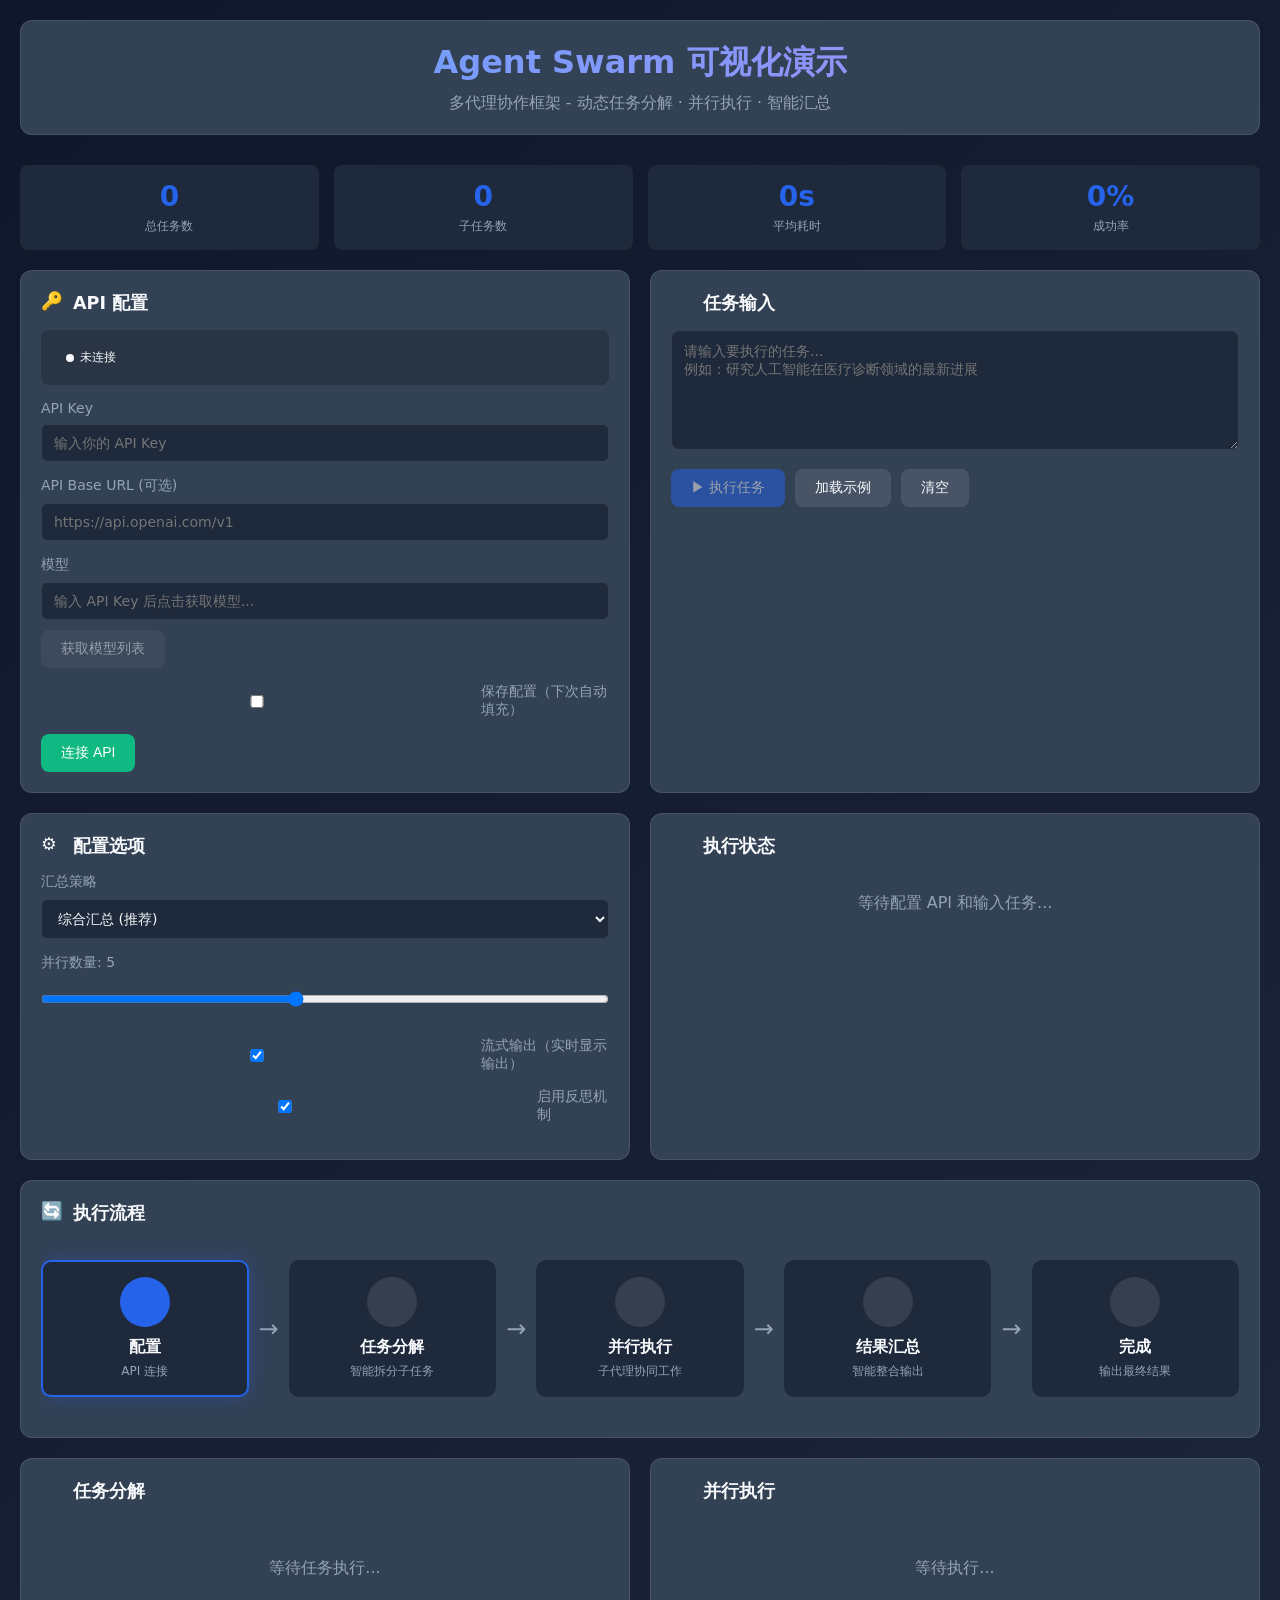
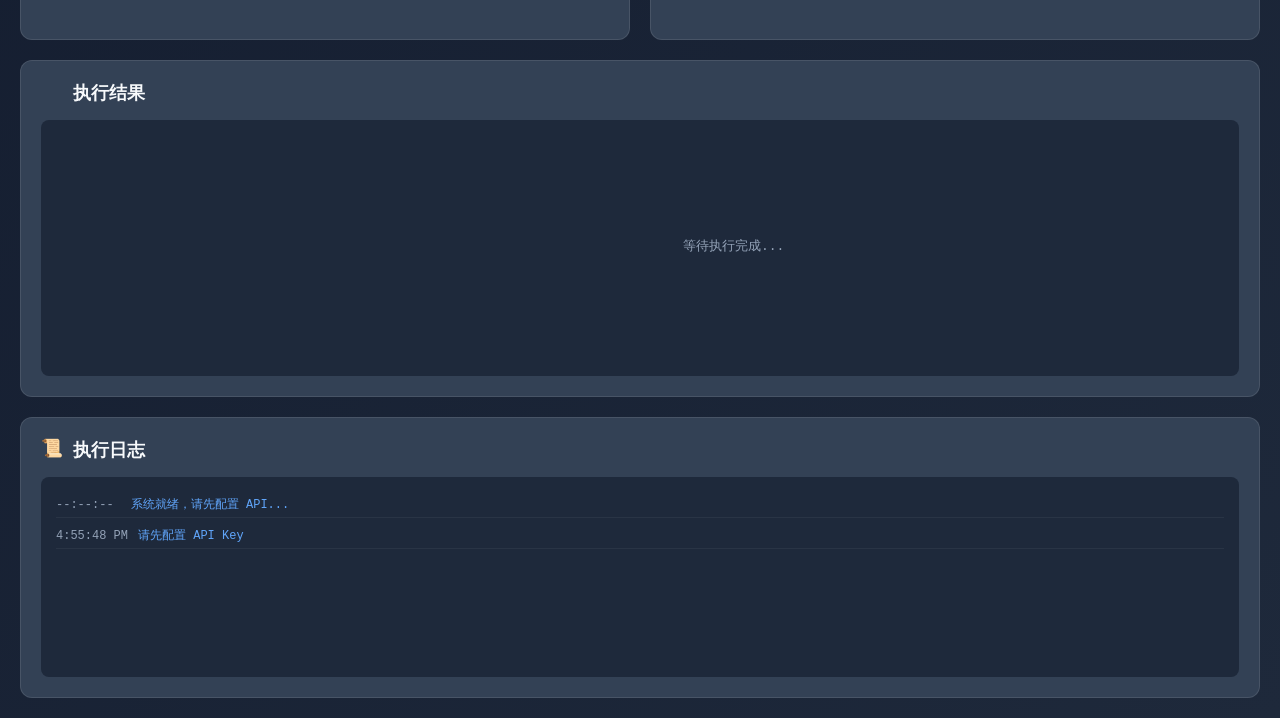
<file: agent_swarm_demo.html>
<!DOCTYPE html>
<html lang="zh-CN">
<head>
    <meta charset="UTF-8">
    <meta name="viewport" content="width=device-width, initial-scale=1.0">
    <title>Agent Swarm 可视化演示</title>
    <style>
        * {
            margin: 0;
            padding: 0;
            box-sizing: border-box;
        }

        :root {
            --primary: #2563eb;
            --success: #10b981;
            --warning: #f59e0b;
            --danger: #ef4444;
            --bg-dark: #1e293b;
            --bg-card: #334155;
            --text-light: #f8fafc;
            --text-muted: #94a3b8;
        }

        body {
            font-family: 'Segoe UI', system-ui, sans-serif;
            background: linear-gradient(135deg, #0f172a 0%, #1e293b 100%);
            min-height: 100vh;
            color: var(--text-light);
            padding: 20px;
        }

        .container {
            max-width: 1400px;
            margin: 0 auto;
        }

        header {
            text-align: center;
            margin-bottom: 30px;
            padding: 20px;
            background: var(--bg-card);
            border-radius: 12px;
            border: 1px solid rgba(255,255,255,0.1);
        }

        header h1 {
            font-size: 2rem;
            background: linear-gradient(90deg, #60a5fa, #a78bfa);
            -webkit-background-clip: text;
            -webkit-text-fill-color: transparent;
            background-clip: text;
            margin-bottom: 8px;
        }

        header p {
            color: var(--text-muted);
        }

        .grid {
            display: grid;
            grid-template-columns: 1fr 1fr;
            gap: 20px;
        }

        @media (max-width: 1024px) {
            .grid {
                grid-template-columns: 1fr;
            }
        }

        .card {
            background: var(--bg-card);
            border-radius: 12px;
            padding: 20px;
            border: 1px solid rgba(255,255,255,0.1);
        }

        .card h2 {
            font-size: 1.1rem;
            margin-bottom: 15px;
            display: flex;
            align-items: center;
            gap: 8px;
        }

        .card h2 .icon {
            width: 24px;
            height: 24px;
        }

        .form-group {
            margin-bottom: 15px;
        }

        .form-group label {
            display: block;
            margin-bottom: 8px;
            color: var(--text-muted);
            font-size: 14px;
        }

        .form-group input,
        .form-group select,
        .form-group textarea {
            width: 100%;
            padding: 10px 12px;
            background: var(--bg-dark);
            border: 1px solid rgba(255,255,255,0.1);
            border-radius: 6px;
            color: var(--text-light);
            font-size: 14px;
            font-family: inherit;
        }

        .form-group input:focus,
        .form-group select:focus,
        .form-group textarea:focus {
            outline: none;
            border-color: var(--primary);
        }

        .form-group textarea {
            min-height: 100px;
            resize: vertical;
        }

        .task-input {
            width: 100%;
            min-height: 120px;
            background: var(--bg-dark);
            border: 1px solid rgba(255,255,255,0.1);
            border-radius: 8px;
            padding: 12px;
            color: var(--text-light);
            font-size: 14px;
            resize: vertical;
            font-family: inherit;
        }

        .task-input:focus {
            outline: none;
            border-color: var(--primary);
        }

        .btn-group {
            display: flex;
            gap: 10px;
            margin-top: 15px;
            flex-wrap: wrap;
        }

        .btn {
            padding: 10px 20px;
            border: none;
            border-radius: 8px;
            font-size: 14px;
            cursor: pointer;
            transition: all 0.2s;
            display: flex;
            align-items: center;
            gap: 6px;
        }

        .btn-primary {
            background: var(--primary);
            color: white;
        }

        .btn-primary:hover {
            background: #3b82f6;
        }

        .btn-success {
            background: var(--success);
            color: white;
        }

        .btn-success:hover {
            background: #059669;
        }

        .btn-secondary {
            background: rgba(255,255,255,0.1);
            color: var(--text-light);
        }

        .btn-secondary:hover {
            background: rgba(255,255,255,0.2);
        }

        .btn:disabled {
            opacity: 0.5;
            cursor: not-allowed;
        }

        /* API 配置区域 */
        .api-config {
            background: rgba(0,0,0,0.2);
            padding: 15px;
            border-radius: 8px;
            margin-bottom: 15px;
        }

        .api-config h3 {
            font-size: 14px;
            margin-bottom: 12px;
            color: var(--primary);
        }

        .status-indicator {
            display: inline-flex;
            align-items: center;
            gap: 6px;
            padding: 4px 10px;
            border-radius: 20px;
            font-size: 12px;
        }

        .status-connected {
            background: rgba(16, 185, 129, 0.2);
            color: var(--success);
        }

        .status-disconnected {
            background: rgba(239, 68, 68, 0.2);
            color: var(--danger);
        }

        .status-dot {
            width: 8px;
            height: 8px;
            border-radius: 50%;
            background: currentColor;
        }

        /* 流程可视化区域 */
        .flow-container {
            grid-column: 1 / -1;
        }

        .flow-stages {
            display: flex;
            justify-content: space-between;
            align-items: flex-start;
            gap: 10px;
            padding: 20px 0;
            overflow-x: auto;
        }

        .stage {
            flex: 1;
            min-width: 200px;
            text-align: center;
            padding: 15px;
            background: var(--bg-dark);
            border-radius: 10px;
            border: 2px solid transparent;
            transition: all 0.3s;
            position: relative;
        }

        .stage.active {
            border-color: var(--primary);
            box-shadow: 0 0 20px rgba(37, 99, 235, 0.3);
        }

        .stage.completed {
            border-color: var(--success);
        }

        .stage.error {
            border-color: var(--danger);
        }

        .stage-icon {
            width: 50px;
            height: 50px;
            margin: 0 auto 10px;
            background: rgba(255,255,255,0.1);
            border-radius: 50%;
            display: flex;
            align-items: center;
            justify-content: center;
            font-size: 20px;
        }

        .stage.active .stage-icon {
            background: var(--primary);
            animation: pulse 1.5s infinite;
        }

        .stage.completed .stage-icon {
            background: var(--success);
        }

        .stage.error .stage-icon {
            background: var(--danger);
        }

        @keyframes pulse {
            0%, 100% { transform: scale(1); }
            50% { transform: scale(1.1); }
        }

        .stage-title {
            font-weight: 600;
            margin-bottom: 5px;
        }

        .stage-desc {
            font-size: 12px;
            color: var(--text-muted);
        }

        .arrow {
            font-size: 24px;
            color: var(--text-muted);
            align-self: center;
        }

        /* 任务分解显示 */
        .decomposition-result {
            max-height: 300px;
            overflow-y: auto;
        }

        .subtask-item {
            background: var(--bg-dark);
            padding: 12px;
            border-radius: 8px;
            margin-bottom: 10px;
            border-left: 3px solid var(--primary);
        }

        .subtask-item .subtask-id {
            font-size: 12px;
            color: var(--text-muted);
            margin-bottom: 5px;
        }

        .subtask-item .subtask-title {
            font-weight: 500;
            margin-bottom: 5px;
        }

        .subtask-item .subtask-agent {
            font-size: 12px;
            color: var(--primary);
        }

        /* 并行执行可视化 */
        .execution-grid {
            display: grid;
            grid-template-columns: repeat(auto-fill, minmax(150px, 1fr));
            gap: 10px;
        }

        .agent-card {
            background: var(--bg-dark);
            padding: 15px;
            border-radius: 8px;
            text-align: center;
            border: 2px solid transparent;
            transition: all 0.3s;
        }

        .agent-card.executing {
            border-color: var(--warning);
            animation: executing 1s infinite;
        }

        .agent-card.completed {
            border-color: var(--success);
        }

        .agent-card.failed {
            border-color: var(--danger);
        }

        @keyframes executing {
            0%, 100% { opacity: 1; }
            50% { opacity: 0.7; }
        }

        .agent-role {
            font-size: 20px;
            margin-bottom: 8px;
        }

        .agent-status {
            font-size: 12px;
            padding: 4px 8px;
            border-radius: 4px;
            display: inline-block;
        }

        .status-pending {
            background: rgba(255,255,255,0.1);
            color: var(--text-muted);
        }

        .status-executing {
            background: rgba(245, 158, 11, 0.2);
            color: var(--warning);
        }

        .status-completed {
            background: rgba(16, 185, 129, 0.2);
            color: var(--success);
        }

        .status-failed {
            background: rgba(239, 68, 68, 0.2);
            color: var(--danger);
        }

        /* 结果汇总 */
        .result-output {
            background: var(--bg-dark);
            padding: 15px;
            border-radius: 8px;
            line-height: 1.6;
            max-height: 400px;
            overflow-y: auto;
            white-space: pre-wrap;
            font-family: 'Consolas', monospace;
            font-size: 13px;
        }

        .result-meta {
            display: flex;
            gap: 20px;
            margin-top: 15px;
            padding-top: 15px;
            border-top: 1px solid rgba(255,255,255,0.1);
            flex-wrap: wrap;
        }

        .meta-item {
            font-size: 13px;
        }

        .meta-item .label {
            color: var(--text-muted);
        }

        .meta-item .value {
            color: var(--success);
            font-weight: 500;
        }

        /* 日志区域 */
        .log-container {
            grid-column: 1 / -1;
        }

        .log-box {
            background: var(--bg-dark);
            border-radius: 8px;
            padding: 15px;
            height: 200px;
            overflow-y: auto;
            font-family: 'Consolas', monospace;
            font-size: 12px;
        }

        .log-entry {
            margin-bottom: 5px;
            padding: 4px 0;
            border-bottom: 1px solid rgba(255,255,255,0.05);
        }

        .log-time {
            color: var(--text-muted);
            margin-right: 10px;
        }

        .log-info { color: #60a5fa; }
        .log-success { color: var(--success); }
        .log-warning { color: var(--warning); }
        .log-error { color: var(--danger); }

        /* 统计信息 */
        .stats-grid {
            display: grid;
            grid-template-columns: repeat(4, 1fr);
            gap: 15px;
            margin-bottom: 20px;
        }

        .stat-card {
            background: var(--bg-dark);
            padding: 15px;
            border-radius: 8px;
            text-align: center;
        }

        .stat-value {
            font-size: 28px;
            font-weight: bold;
            color: var(--primary);
        }

        .stat-label {
            font-size: 12px;
            color: var(--text-muted);
            margin-top: 5px;
        }

        /* 滚动条 */
        ::-webkit-scrollbar {
            width: 8px;
            height: 8px;
        }

        ::-webkit-scrollbar-track {
            background: var(--bg-dark);
            border-radius: 4px;
        }

        ::-webkit-scrollbar-thumb {
            background: rgba(255,255,255,0.2);
            border-radius: 4px;
        }

        ::-webkit-scrollbar-thumb:hover {
            background: rgba(255,255,255,0.3);
        }

        /* 加载动画 */
        .loading {
            display: inline-block;
            width: 20px;
            height: 20px;
            border: 2px solid rgba(255,255,255,0.3);
            border-radius: 50%;
            border-top-color: white;
            animation: spin 1s ease-in-out infinite;
        }

        @keyframes spin {
            to { transform: rotate(360deg); }
        }

        /* 子任务列表样式 */
        .subtask-list {
            margin: 20px 0;
        }

        .subtask-list h3 {
            color: var(--text-light);
            margin-bottom: 15px;
            font-size: 16px;
        }

        .subtask-item {
            background: var(--bg-dark);
            border: 1px solid rgba(255,255,255,0.1);
            border-radius: 8px;
            margin-bottom: 10px;
            padding: 12px;
            transition: all 0.3s ease;
        }

        .subtask-item.executing {
            border-color: var(--primary);
            background: rgba(37, 99, 235, 0.1);
        }

        .subtask-item.completed {
            border-color: var(--success);
            background: rgba(16, 185, 129, 0.1);
        }

        .subtask-header {
            display: flex;
            align-items: center;
            gap: 10px;
            margin-bottom: 8px;
        }

        .subtask-icon {
            font-size: 18px;
        }

        .subtask-title {
            flex: 1;
            font-weight: 500;
            color: var(--text-light);
        }

        .subtask-status {
            font-size: 12px;
            padding: 4px 8px;
            border-radius: 4px;
            background: rgba(255,255,255,0.1);
            color: var(--text-muted);
        }

        .subtask-status.executing {
            background: rgba(37, 99, 235, 0.2);
            color: var(--primary);
        }

        .subtask-status.completed {
            background: rgba(16, 185, 129, 0.2);
            color: var(--success);
        }

        .subtask-desc {
            font-size: 13px;
            color: var(--text-muted);
            margin-bottom: 8px;
        }

        .subtask-output {
            background: rgba(0,0,0,0.3);
            border-radius: 4px;
            padding: 10px;
            margin-top: 8px;
            display: none;
        }

        .subtask-item.completed .subtask-output {
            display: block;
        }

        .subtask-output pre {
            margin: 0;
            font-size: 12px;
            color: var(--text-light);
            white-space: pre-wrap;
            word-break: break-word;
        }

        /* 流式输出区域 */
        .streaming-output {
            padding: 20px;
            max-height: 500px;
            overflow-y: auto;
        }

        /* 最终结果 */
        .final-result {
            margin-top: 20px;
            padding: 20px;
            background: rgba(16, 185, 129, 0.1);
            border: 1px solid var(--success);
            border-radius: 8px;
        }

        .final-result h3 {
            color: var(--success);
            margin-bottom: 15px;
        }

        .result-content {
            font-size: 14px;
            line-height: 1.6;
            color: var(--text-light);
            white-space: pre-wrap;
        }

        /* 模型搜索 */
        .model-search-container {
            position: relative;
        }

        .model-search-input {
            width: 100%;
            padding: 10px 12px;
            padding-left: 36px;
            background: var(--bg-dark);
            border: 1px solid rgba(255,255,255,0.1);
            border-radius: 6px;
            color: var(--text-light);
            font-size: 14px;
            font-family: inherit;
        }

        .model-search-input:focus {
            outline: none;
            border-color: var(--primary);
        }

        .search-icon {
            position: absolute;
            left: 12px;
            top: 50%;
            transform: translateY(-50%);
            color: var(--text-muted);
            font-size: 14px;
        }

        .model-list {
            position: absolute;
            top: 100%;
            left: 0;
            right: 0;
            max-height: 250px;
            overflow-y: auto;
            background: var(--bg-dark);
            border: 1px solid rgba(255,255,255,0.1);
            border-radius: 6px;
            margin-top: 4px;
            z-index: 1000;
            display: none;
        }

        .model-list.show {
            display: block;
        }

        .model-item {
            padding: 10px 12px;
            cursor: pointer;
            border-bottom: 1px solid rgba(255,255,255,0.05);
            transition: background 0.2s;
        }

        .model-item:hover {
            background: rgba(255,255,255,0.1);
        }

        .model-item.selected {
            background: rgba(37, 99, 235, 0.2);
            border-left: 3px solid var(--primary);
        }

        .model-item-name {
            font-weight: 500;
            font-size: 13px;
        }

        .model-item-info {
            font-size: 11px;
            color: var(--text-muted);
            margin-top: 2px;
        }

        .model-list-header {
            padding: 8px 12px;
            font-size: 12px;
            color: var(--text-muted);
            background: rgba(255,255,255,0.05);
            border-bottom: 1px solid rgba(255,255,255,0.1);
        }

        .no-models {
            padding: 20px;
            text-align: center;
            color: var(--text-muted);
        }

        .fetch-models-btn {
            margin-top: 10px;
        }
    </style>
</head>
<body>
    <div class="container">
        <header>
            <h1>Agent Swarm 可视化演示</h1>
            <p>多代理协作框架 - 动态任务分解 · 并行执行 · 智能汇总</p>
        </header>

        <!-- 统计信息 -->
        <div class="stats-grid">
            <div class="stat-card">
                <div class="stat-value" id="totalTasks">0</div>
                <div class="stat-label">总任务数</div>
            </div>
            <div class="stat-card">
                <div class="stat-value" id="totalSubtasks">0</div>
                <div class="stat-label">子任务数</div>
            </div>
            <div class="stat-card">
                <div class="stat-value" id="avgTime">0s</div>
                <div class="stat-label">平均耗时</div>
            </div>
            <div class="stat-card">
                <div class="stat-value" id="successRate">0%</div>
                <div class="stat-label">成功率</div>
            </div>
        </div>

        <div class="grid">
            <!-- API 配置 -->
            <div class="card">
                <h2><span class="icon">🔑</span> API 配置</h2>
                <div class="api-config">
                    <div class="status-indicator" id="apiStatus">
                        <span class="status-dot"></span>
                        <span>未连接</span>
                    </div>
                </div>
                <div class="form-group">
                    <label>API Key</label>
                    <input type="password" id="apiKey" placeholder="输入你的 API Key">
                </div>
                <div class="form-group">
                    <label>API Base URL (可选)</label>
                    <input type="text" id="baseUrl" placeholder="https://api.openai.com/v1">
                </div>
                <div class="form-group">
                    <label>模型</label>
                    <div class="model-search-container">
                        <span class="search-icon"></span>
                        <input type="text" id="modelSearch" class="model-search-input" placeholder="输入 API Key 后点击获取模型..." oninput="filterModels()" onclick="toggleModelList()">
                        <div class="model-list" id="modelList">
                            <div class="model-list-header">
                                输入 API Key 后点击"获取模型"按钮
                            </div>
                        </div>
                    </div>
                    <input type="hidden" id="selectedModel" value="">
                    <button class="btn btn-secondary fetch-models-btn" id="fetchModelsBtn" onclick="fetchModels()" disabled>
                        获取模型列表
                    </button>
                </div>
                <div class="form-group">
                    <label style="display: flex; align-items: center; gap: 8px; cursor: pointer;">
                        <input type="checkbox" id="saveConfig">
                        <span>保存配置（下次自动填充）</span>
                    </label>
                </div>
                <div style="display: flex; gap: 10px; align-items: center;">
                    <button class="btn btn-success" id="configBtn" onclick="configureAPI()">
                        连接 API
                    </button>
                    <span id="savedIndicator" style="color: var(--success); font-size: 12px; display: none;">
                        [已保存]
                    </span>
                </div>
            </div>

            <!-- 任务输入 -->
            <div class="card">
                <h2><span class="icon"></span> 任务输入</h2>
                <textarea class="task-input" id="taskInput" placeholder="请输入要执行的任务...
例如：研究人工智能在医疗诊断领域的最新进展"></textarea>
                <div class="btn-group">
                    <button class="btn btn-primary" id="executeBtn" onclick="executeTask()" disabled>
                        ▶ 执行任务
                    </button>
                    <button class="btn btn-secondary" onclick="loadExample()">
                        加载示例
                    </button>
                    <button class="btn btn-secondary" onclick="clearTask()">
                        清空
                    </button>
                </div>
            </div>

            <!-- 配置选项 -->
            <div class="card">
                <h2><span class="icon">⚙️</span> 配置选项</h2>
                <div class="form-group">
                    <label>汇总策略</label>
                    <select id="strategy">
                        <option value="synthesis">综合汇总 (推荐)</option>
                        <option value="hierarchical">分层汇总</option>
                        <option value="sequential">顺序汇总</option>
                        <option value="consensus">共识汇总</option>
                        <option value="parallel">简单合并</option>
                    </select>
                </div>
                <div class="form-group">
                    <label>并行数量: <span id="parallelCountValue">5</span></label>
                    <input type="range" id="parallelCount" min="1" max="10" value="5" oninput="updateParallelCount(this.value)">
                </div>
                <div class="form-group">
                    <label style="display: flex; align-items: center; gap: 8px; cursor: pointer;">
                        <input type="checkbox" id="enableStream" checked>
                        <span>流式输出（实时显示输出）</span>
                    </label>
                </div>
                <div class="form-group">
                    <label style="display: flex; align-items: center; gap: 8px; cursor: pointer;">
                        <input type="checkbox" id="enableReflection" checked>
                        <span>启用反思机制</span>
                    </label>
                </div>
            </div>

            <!-- 状态显示 -->
            <div class="card">
                <h2><span class="icon"></span> 执行状态</h2>
                <div id="executionStatus" style="color: var(--text-muted); text-align: center; padding: 20px;">
                    等待配置 API 和输入任务...
                </div>
            </div>

            <!-- 流程可视化 -->
            <div class="card flow-container">
                <h2><span class="icon">🔄</span> 执行流程</h2>
                <div class="flow-stages">
                    <div class="stage" id="stage-config">
                        <div class="stage-icon"></div>
                        <div class="stage-title">配置</div>
                        <div class="stage-desc">API 连接</div>
                    </div>
                    <div class="arrow">→</div>
                    <div class="stage" id="stage-decompose">
                        <div class="stage-icon"></div>
                        <div class="stage-title">任务分解</div>
                        <div class="stage-desc">智能拆分子任务</div>
                    </div>
                    <div class="arrow">→</div>
                    <div class="stage" id="stage-execute">
                        <div class="stage-icon"></div>
                        <div class="stage-title">并行执行</div>
                        <div class="stage-desc">子代理协同工作</div>
                    </div>
                    <div class="arrow">→</div>
                    <div class="stage" id="stage-aggregate">
                        <div class="stage-icon"></div>
                        <div class="stage-title">结果汇总</div>
                        <div class="stage-desc">智能整合输出</div>
                    </div>
                    <div class="arrow">→</div>
                    <div class="stage" id="stage-complete">
                        <div class="stage-icon"></div>
                        <div class="stage-title">完成</div>
                        <div class="stage-desc">输出最终结果</div>
                    </div>
                </div>
            </div>

            <!-- 任务分解结果 -->
            <div class="card">
                <h2><span class="icon"></span> 任务分解</h2>
                <div class="decomposition-result" id="decompositionResult">
                    <div style="color: var(--text-muted); text-align: center; padding: 40px;">
                        等待任务执行...
                    </div>
                </div>
            </div>

            <!-- 并行执行 -->
            <div class="card">
                <h2><span class="icon"></span> 并行执行</h2>
                <div class="execution-grid" id="executionGrid">
                    <div style="color: var(--text-muted); text-align: center; padding: 40px; grid-column: 1 / -1;">
                        等待执行...
                    </div>
                </div>
            </div>

            <!-- 结果汇总 -->
            <div class="card" style="grid-column: 1 / -1;">
                <h2><span class="icon"></span> 执行结果</h2>
                <div class="result-output" id="resultOutput">
                    <div style="color: var(--text-muted); text-align: center; padding: 40px;">
                        等待执行完成...
                    </div>
                </div>
                <div class="result-meta" id="resultMeta" style="display: none;">
                    <div class="meta-item">
                        <span class="label">状态: </span>
                        <span class="value" id="resultStatus">-</span>
                    </div>
                    <div class="meta-item">
                        <span class="label">耗时: </span>
                        <span class="value" id="resultTime">-</span>
                    </div>
                    <div class="meta-item">
                        <span class="label">子任务: </span>
                        <span class="value" id="resultSubtasks">-</span>
                    </div>
                    <div class="meta-item">
                        <span class="label">并行组: </span>
                        <span class="value" id="resultGroups">-</span>
                    </div>
                </div>
            </div>

            <!-- 日志 -->
            <div class="card log-container">
                <h2><span class="icon">📜</span> 执行日志</h2>
                <div class="log-box" id="logBox">
                    <div class="log-entry">
                        <span class="log-time">--:--:--</span>
                        <span class="log-info">系统就绪，请先配置 API...</span>
                    </div>
                </div>
            </div>
        </div>
    </div>

    <script>
        // 状态管理
        let isConfigured = false;
        let stats = {
            totalTasks: 0,
            totalSubtasks: 0,
            totalTime: 0,
            successCount: 0
        };

        // 代理角色映射
        const roleIcons = {
            'researcher': '',
            'analyst': '',
            'writer': '',
            'coder': '',
            'reviewer': ''
        };

        // 模型列表
        let availableModels = [];
        let filteredModels = [];

        // 示例任务
        const exampleTasks = [
            "研究人工智能在医疗诊断领域的最新进展，包括主要技术、成功案例、挑战和未来趋势",
            "分析Python和JavaScript在Web开发中的优缺点对比",
            "撰写一篇关于量子计算发展现状的文章"
        ];

        // API 基础地址
        const API_BASE = 'http://localhost:5000/api';

        // 日志函数
        function log(message, type = 'info') {
            const logBox = document.getElementById('logBox');
            const time = new Date().toLocaleTimeString();
            const entry = document.createElement('div');
            entry.className = 'log-entry';
            entry.innerHTML = `<span class="log-time">${time}</span><span class="log-${type}">${message}</span>`;
            logBox.appendChild(entry);
            logBox.scrollTop = logBox.scrollHeight;
        }

        // 监听 API Key 输入，启用获取模型按钮
        document.addEventListener('DOMContentLoaded', function() {
            const apiKeyInput = document.getElementById('apiKey');
            const fetchBtn = document.getElementById('fetchModelsBtn');
            
            // 加载保存的配置
            loadSavedConfig();
            
            apiKeyInput.addEventListener('input', function() {
                if (this.value.trim().length > 0) {
                    fetchBtn.disabled = false;
                    document.getElementById('modelSearch').placeholder = '点击"获取模型"加载模型列表...';
                } else {
                    fetchBtn.disabled = true;
                    document.getElementById('modelSearch').placeholder = '输入 API Key 后点击获取模型...';
                }
            });

            // 点击其他地方关闭模型列表
            document.addEventListener('click', function(e) {
                if (!e.target.closest('.model-search-container')) {
                    document.getElementById('modelList').classList.remove('show');
                }
            });
        });

        // 加载保存的配置
        async function loadSavedConfig() {
            try {
                const response = await fetch(`${API_BASE}/saved-config`);
                const data = await response.json();
                
                if (data.saved && data.config) {
                    const config = data.config;
                    if (config.baseUrl) {
                        document.getElementById('baseUrl').value = config.baseUrl;
                    }
                    if (config.model) {
                        document.getElementById('modelSearch').value = config.model;
                        document.getElementById('selectedModel').value = config.model;
                    }
                    if (config.hasKey) {
                        document.getElementById('savedIndicator').style.display = 'inline';
                        log('检测到保存的配置，请输入 API Key', 'info');
                        document.getElementById('modelSearch').placeholder = '已保存配置，请输入 API Key';
                    }
                }
            } catch (error) {
                console.log('加载保存配置失败:', error);
            }
        }

        // 获取模型列表
        async function fetchModels() {
            const apiKey = document.getElementById('apiKey').value.trim();
            const baseUrl = document.getElementById('baseUrl').value.trim();
            const fetchBtn = document.getElementById('fetchModelsBtn');
            
            if (!apiKey) {
                log('请输入 API Key', 'warning');
                return;
            }
            
            fetchBtn.disabled = true;
            fetchBtn.innerHTML = '<span class="loading"></span> 获取中...';
            
            try {
                const response = await fetch(`${API_BASE}/models`, {
                    method: 'POST',
                    headers: { 'Content-Type': 'application/json' },
                    body: JSON.stringify({
                        apiKey: apiKey,
                        baseUrl: baseUrl
                    })
                });
                
                const data = await response.json();
                
                if (data.success) {
                    availableModels = data.models;
                    filteredModels = availableModels;
                    log(`成功获取 ${availableModels.length} 个模型`, 'success');
                    displayModels(availableModels);
                    document.getElementById('modelList').classList.add('show');
                } else {
                    log(`获取模型失败: ${data.error}`, 'error');
                }
            } catch (error) {
                log(`获取模型出错: ${error.message}`, 'error');
            } finally {
                fetchBtn.disabled = false;
                fetchBtn.innerHTML = '📥 获取模型列表';
            }
        }

        // 显示模型列表
        function displayModels(models) {
            const modelList = document.getElementById('modelList');
            
            if (models.length === 0) {
                modelList.innerHTML = '<div class="no-models">没有找到匹配的模型</div>';
                return;
            }
            
            // 显示前50个模型
            const displayModels = models.slice(0, 50);
            
            modelList.innerHTML = `
                <div class="model-list-header">
                    找到 ${models.length} 个模型，显示前50个
                </div>
                ${displayModels.map(model => `
                    <div class="model-item" onclick="selectModel('${model.id}')" data-model-id="${model.id}">
                        <div class="model-item-name">${model.id}</div>
                        <div class="model-item-info">创建于: ${new Date(model.created * 1000).toLocaleDateString()}</div>
                    </div>
                `).join('')}
            `;
        }

        // 过滤模型
        function filterModels() {
            const searchTerm = document.getElementById('modelSearch').value.toLowerCase();
            
            if (searchTerm === '') {
                filteredModels = availableModels;
            } else {
                filteredModels = availableModels.filter(model => 
                    model.id.toLowerCase().includes(searchTerm)
                );
            }
            
            displayModels(filteredModels);
            document.getElementById('modelList').classList.add('show');
        }

        // 切换模型列表显示
        function toggleModelList() {
            if (availableModels.length > 0) {
                const modelList = document.getElementById('modelList');
                modelList.classList.toggle('show');
            }
        }

        // 选择模型
        function selectModel(modelId) {
            document.getElementById('modelSearch').value = modelId;
            document.getElementById('selectedModel').value = modelId;
            document.getElementById('modelList').classList.remove('show');
            
            // 更新选中状态
            document.querySelectorAll('.model-item').forEach(item => {
                item.classList.remove('selected');
                if (item.dataset.modelId === modelId) {
                    item.classList.add('selected');
                }
            });
            
            log(`已选择模型: ${modelId}`, 'info');
        }

        // 更新并行数量显示
        function updateParallelCount(value) {
            document.getElementById('parallelCountValue').textContent = value;
        }

        // 加载示例
        function loadExample() {
            const taskInput = document.getElementById('taskInput');
            const randomTask = exampleTasks[Math.floor(Math.random() * exampleTasks.length)];
            taskInput.value = randomTask;
            log('已加载示例任务', 'info');
        }

        // 清空任务
        function clearTask() {
            document.getElementById('taskInput').value = '';
            document.getElementById('resultOutput').innerHTML = `
                <div style="color: var(--text-muted); text-align: center; padding: 40px;">
                    等待执行完成...
                </div>
            `;
            document.getElementById('resultMeta').style.display = 'none';
            document.getElementById('decompositionResult').innerHTML = `
                <div style="color: var(--text-muted); text-align: center; padding: 40px;">
                    等待任务执行...
                </div>
            `;
            document.getElementById('executionGrid').innerHTML = `
                <div style="color: var(--text-muted); text-align: center; padding: 40px; grid-column: 1 / -1;">
                    等待执行...
                </div>
            `;
            resetStages();
            log('已清空任务', 'info');
        }

        // 重置阶段
        function resetStages() {
            document.querySelectorAll('.stage').forEach(stage => {
                stage.classList.remove('active', 'completed', 'error');
            });
        }

        // 设置阶段状态
        function setStage(stageId, status) {
            const stage = document.getElementById(stageId);
            stage.classList.remove('active', 'completed', 'error');
            if (status === 'active') {
                stage.classList.add('active');
            } else if (status === 'completed') {
                stage.classList.add('completed');
            } else if (status === 'error') {
                stage.classList.add('error');
            }
        }

        // 配置 API
        async function configureAPI() {
            const apiKey = document.getElementById('apiKey').value.trim();
            const baseUrl = document.getElementById('baseUrl').value.trim();
            const model = document.getElementById('selectedModel').value || document.getElementById('modelSearch').value || 'gpt-4';
            const configBtn = document.getElementById('configBtn');
            const saveConfig = document.getElementById('saveConfig').checked;
            
            if (!apiKey) {
                log('请输入 API Key', 'warning');
                return;
            }

            if (!model) {
                log('请选择或输入模型名称', 'warning');
                return;
            }
            
            configBtn.disabled = true;
            configBtn.innerHTML = '<span class="loading"></span> 连接中...';
            
            try {
                const response = await fetch(`${API_BASE}/config`, {
                    method: 'POST',
                    headers: { 'Content-Type': 'application/json' },
                    body: JSON.stringify({
                        apiKey: apiKey,
                        baseUrl: baseUrl,
                        model: model,
                        saveConfig: saveConfig
                    })
                });
                
                const data = await response.json();
                
                if (data.success) {
                    isConfigured = true;
                    document.getElementById('apiStatus').className = 'status-indicator status-connected';
                    document.getElementById('apiStatus').innerHTML = '<span class="status-dot"></span><span>已连接</span>';
                    document.getElementById('executeBtn').disabled = false;
                    setStage('stage-config', 'completed');
                    
                    if (saveConfig) {
                        document.getElementById('savedIndicator').style.display = 'inline';
                        log(`API 配置成功: ${data.message} (配置已保存)`, 'success');
                    } else {
                        log(`API 配置成功: ${data.message}`, 'success');
                    }
                } else {
                    log(`配置失败: ${data.error}`, 'error');
                    setStage('stage-config', 'error');
                }
            } catch (error) {
                log(`连接失败: ${error.message}`, 'error');
                setStage('stage-config', 'error');
            } finally {
                configBtn.disabled = false;
                configBtn.innerHTML = '连接 API';
            }
        }

        // 执行任务
        async function executeTask() {
            if (!isConfigured) {
                log('请先配置 API', 'warning');
                return;
            }
            
            const task = document.getElementById('taskInput').value.trim();
            if (!task) {
                log('请输入任务内容', 'warning');
                return;
            }
            
            const strategy = document.getElementById('strategy').value;
            const enableStream = document.getElementById('enableStream').checked;
            const executeBtn = document.getElementById('executeBtn');
            
            executeBtn.disabled = true;
            executeBtn.innerHTML = '<span class="loading"></span> 执行中...';
            
            const statusEl = document.getElementById('executionStatus');
            statusEl.innerHTML = '<span class="loading"></span> 正在执行任务...</span>';
            
            const startTime = Date.now();
            resetStages();
            
            // 清空结果区域
            document.getElementById('resultOutput').innerHTML = '<div class="streaming-output" id="streamingOutput"></div>';
            document.getElementById('resultMeta').style.display = 'none';
            
            if (enableStream) {
                // 使用高级流式输出模式 - 实时显示各子 LLM 输出
                await executeAdvancedMode(task, strategy, startTime);
            } else {
                // 非流式输出模式
                await executeNormalMode(task, strategy, startTime);
            }
            
            executeBtn.disabled = false;
            executeBtn.innerHTML = '▶ 执行任务';
        }

        // 高级流式执行模式 - 实时显示各子代理输出
        async function executeAdvancedMode(task, strategy, startTime) {
            const statusEl = document.getElementById('executionStatus');
            const streamingOutput = document.getElementById('streamingOutput');
            
            try {
                // 发送请求 - 使用新的高级 API
                const response = await fetch(`${API_BASE}/execute/advanced`, {
                    method: 'POST',
                    headers: { 'Content-Type': 'application/json' },
                    body: JSON.stringify({
                        task: task,
                        strategy: strategy
                    })
                });
                
                if (!response.ok) {
                    throw new Error(`HTTP ${response.status}`);
                }
                
                const reader = response.body.getReader();
                const decoder = new TextDecoder();
                
                let currentSubtaskId = null;
                let subtaskOutputs = {};
                
                while (true) {
                    const { done, value } = await reader.read();
                    if (done) break;
                    
                    const text = decoder.decode(value);
                    const lines = text.split('\n');
                    
                    for (const line of lines) {
                        if (line.startsWith('data: ')) {
                            try {
                                const data = JSON.parse(line.slice(6));
                                const timestamp = data.timestamp || new Date().toLocaleTimeString();
                                
                                // 处理不同类型的事件
                                switch (data.type) {
                                    case 'stage':
                                        // 阶段切换
                                        handleStageEvent(data, statusEl);
                                        break;
                                        
                                    case 'decomposition':
                                        // 任务分解完成
                                        log(`任务分解完成: ${data.subtasks.length} 个子任务`, 'success');
                                        log(`💡 分解思路: ${data.reasoning.substring(0, 100)}...`, 'info');
                                        displayDecompositionList(data.subtasks, streamingOutput);
                                        break;
                                        
                                    case 'subtask_start':
                                        // 子任务开始
                                        currentSubtaskId = data.subtask_id;
                                        log(`🔵 [${data.subtask_role}] 开始: ${data.subtask_title}`, 'info');
                                        displaySubtaskStart(data, streamingOutput);
                                        break;
                                        
                                    case 'subtask_done':
                                        // 子任务完成
                                        log(`🟢 [子任务完成] ${data.subtask_title}`, 'success');
                                        displaySubtaskDone(data, streamingOutput, data.output);
                                        currentSubtaskId = null;
                                        break;
                                        
                                    case 'progress':
                                        // 进度更新
                                        log(data.message, 'info');
                                        break;
                                        
                                    case 'content':
                                        // 内容输出
                                        const chunk = data.chunk.replace(/\\n/g, '\n').replace(/\\r/g, '');
                                        streamingOutput.innerHTML += chunk;
                                        streamingOutput.scrollTop = streamingOutput.scrollHeight;
                                        break;
                                        
                                    case 'result':
                                        // 最终结果
                                        log(`汇总完成，耗时 ${data.time.toFixed(2)}s`, 'success');
                                        displayFinalResult(data, streamingOutput);
                                        break;
                                        
                                    case 'done':
                                        // 执行完成
                                        const elapsed = (Date.now() - startTime) / 1000;
                                        setStage('stage-complete', 'completed');
                                        statusEl.innerHTML = '任务执行完成!';
                                        log(`执行完成! 耗时: ${elapsed.toFixed(2)}s, 子任务: ${data.subtasks}`, 'success');
                                        
                                        // 更新统计
                                        updateStats(elapsed, data.subtasks);
                                        break;
                                        
                                    case 'error':
                                        // 错误
                                        log(`错误: ${data.message}`, 'error');
                                        statusEl.innerHTML = `执行失败: ${data.message}`;
                                        setStage('stage-decompose', 'error');
                                        setStage('stage-execute', 'error');
                                        setStage('stage-aggregate', 'error');
                                        break;
                                }
                            } catch (e) {
                                // 忽略解析错误
                            }
                        }
                    }
                }
                
            } catch (error) {
                log(`执行出错: ${error.message}`, 'error');
                statusEl.innerHTML = `执行失败: ${error.message}`;
                setStage('stage-decompose', 'error');
                setStage('stage-execute', 'error');
                setStage('stage-aggregate', 'error');
            }
        }

        // 处理阶段事件
        function handleStageEvent(data, statusEl) {
            switch (data.stage) {
                case 'decompose':
                    setStage('stage-decompose', 'active');
                    statusEl.innerHTML = '<span class="loading"></span> 正在分解任务...';
                    log('开始任务分解...', 'info');
                    break;
                case 'execute':
                    setStage('stage-decompose', 'completed');
                    setStage('stage-execute', 'active');
                    statusEl.innerHTML = '<span class="loading"></span> 正在执行子任务...';
                    log('开始并行执行子任务...', 'info');
                    break;
                case 'aggregate':
                    setStage('stage-execute', 'completed');
                    setStage('stage-aggregate', 'active');
                    statusEl.innerHTML = '<span class="loading"></span> 正在汇总结果...';
                    log('开始汇总结果...', 'info');
                    break;
            }
        }

        // 显示子任务列表
        function displayDecompositionList(subtasks, container) {
            let html = '<div class="subtask-list">';
            html += '<h3>子任务列表</h3>';
            
            for (const subtask of subtasks) {
                const roleIcon = getRoleIcon(subtask.role);
                html += `
                    <div class="subtask-item" id="subtask-${subtask.id}">
                        <div class="subtask-header">
                            <span class="subtask-icon">${roleIcon}</span>
                            <span class="subtask-title">${subtask.title}</span>
                            <span class="subtask-status pending">等待中</span>
                        </div>
                        <div class="subtask-desc">${subtask.description || ''}</div>
                        <div class="subtask-output" id="output-${subtask.id}"></div>
                    </div>
                `;
            }
            
            html += '</div>';
            container.innerHTML = html;
        }

        // 显示子任务开始
        function displaySubtaskStart(data, container) {
            const subtaskEl = document.getElementById(`subtask-${data.subtask_id}`);
            if (subtaskEl) {
                subtaskEl.classList.add('executing');
                const statusEl = subtaskEl.querySelector('.subtask-status');
                if (statusEl) {
                    statusEl.className = 'subtask-status executing';
                    statusEl.innerHTML = '<span class="loading"></span> 执行中...';
                }
            }
        }

        // 显示子任务完成
        function displaySubtaskDone(data, container, output) {
            const subtaskEl = document.getElementById(`subtask-${data.subtask_id}`);
            if (subtaskEl) {
                subtaskEl.classList.remove('executing');
                subtaskEl.classList.add('completed');
                const statusEl = subtaskEl.querySelector('.subtask-status');
                if (statusEl) {
                    statusEl.className = 'subtask-status completed';
                    statusEl.textContent = '完成';
                }
                
                // 显示输出
                const outputEl = subtaskEl.querySelector('.subtask-output');
                if (outputEl) {
                    outputEl.innerHTML = `<pre>${output}</pre>`;
                }
            }
        }

        // 显示最终结果
        function displayFinalResult(data, container) {
            let html = '<div class="final-result">';
            html += '<h3>最终汇总结果</h3>';
            html += `<div class="result-content">${data.final_output}</div>`;
            html += '</div>';
            container.innerHTML += html;
        }

        // 获取角色图标
        function getRoleIcon(role) {
            const icons = {
                        'researcher': '',
                        'analyst': '',
                        'writer': '',
                        'coder': '',
                        'reviewer': '',
                        'default': ''
                    };            return icons[role] || icons['default'];
        }

        // 显示分解结果（旧版本，保留兼容性）
        function handleStreamEvent(data, statusEl, resultOutput) {
            switch (data.type) {
                case 'start':
                    log(data.message, 'info');
                    break;
                    
                case 'log':
                    log(data.message, 'info');
                    if (data.stage === 'decompose') {
                        setStage('stage-decompose', 'active');
                        statusEl.textContent = data.message;
                    } else if (data.stage === 'execute') {
                        setStage('stage-decompose', 'completed');
                        setStage('stage-execute', 'active');
                        statusEl.textContent = data.message;
                    } else if (data.stage === 'aggregate') {
                        setStage('stage-execute', 'completed');
                        setStage('stage-aggregate', 'active');
                        statusEl.textContent = data.message;
                    }
                    break;
                    
                case 'decomposition':
                    log(`任务已分解为 ${data.count} 个子任务`, 'success');
                    break;
                    
                case 'progress':
                    log(data.message, 'info');
                    break;
                    
                case 'content':
                    // 实时显示内容
                    const chunk = data.chunk.replace(/\\n/g, '\n').replace(/\\r/g, '');
                    resultOutput.innerHTML += chunk;
                    resultOutput.scrollTop = resultOutput.scrollHeight;
                    break;
                    
                case 'result':
                    setStage('stage-aggregate', 'completed');
                    document.getElementById('resultTime').textContent = data.time.toFixed(2) + 's';
                    document.getElementById('resultSubtasks').textContent = data.subtasks;
                    break;
                    
                case 'done':
                    log('任务执行完成', 'success');
                    break;
                    
                case 'error':
                    log(`错误: ${data.message}`, 'error');
                    break;
            }
        }

        // 显示分解结果
        function displayDecomposition(decomposition) {
            const container = document.getElementById('decompositionResult');
            const subtasks = decomposition.subtasks;
            
            container.innerHTML = `
                <div style="margin-bottom: 15px; color: var(--text-muted); font-size: 13px;">
                    <strong>分解思路:</strong> ${decomposition.reasoning || '无'}
                </div>
                ${subtasks.map(subtask => `
                    <div class="subtask-item">
                        <div class="subtask-id">子任务 #${subtask.id}</div>
                        <div class="subtask-title">${subtask.title}</div>
                        <div class="subtask-agent">👤 角色: ${subtask.agent_role || 'general'}</div>
                    </div>
                `).join('')}
            `;
        }

        // 显示执行状态
        function displayExecution(subtasks) {
            const container = document.getElementById('executionGrid');
            
            container.innerHTML = subtasks.map(subtask => `
                <div class="agent-card" id="agent-${subtask.id}">
                    <div class="agent-role">${roleIcons[subtask.agent_role] || ''}</div>
                    <div style="font-weight: 500; margin-bottom: 5px;">${subtask.agent_role || 'Agent'}</div>
                    <div class="agent-status status-pending" id="status-${subtask.id}">等待中</div>
                </div>
            `).join('');
            
            // 模拟执行动画
            subtasks.forEach((subtask, index) => {
                setTimeout(() => {
                    const agentCard = document.getElementById(`agent-${subtask.id}`);
                    const statusEl = document.getElementById(`status-${subtask.id}`);
                    
                    if (agentCard && statusEl) {
                        agentCard.classList.add('executing');
                        statusEl.className = 'agent-status status-executing';
                        statusEl.textContent = '执行中...';
                    }
                }, index * 500);
            });
        }

        // 显示结果
        function displayResult(result, executionTime) {
            const output = result.aggregated_result?.final_output || result.final_output || '无输出';
            
            document.getElementById('resultOutput').textContent = output;
            document.getElementById('resultMeta').style.display = 'flex';

            const statusEl = document.getElementById('resultStatus');
            statusEl.textContent = result.status === 'completed' ? '[成功]' : '[失败] ' + result.status;
            statusEl.style.color = result.status === 'completed' ? 'var(--success)' : 'var(--danger)';
            
            document.getElementById('resultTime').textContent = executionTime.toFixed(2) + 's';
            document.getElementById('resultSubtasks').textContent = result.execution_summary?.total || result.metadata?.subtask_count || 0;
            document.getElementById('resultGroups').textContent = result.metadata?.parallel_groups || 0;
        }

        // 更新统计
        function updateStats(executionTime, subtaskCount) {
            stats.totalTasks++;
            stats.totalSubtasks += subtaskCount;
            stats.totalTime += executionTime;
            stats.successCount++;
            
            document.getElementById('totalTasks').textContent = stats.totalTasks;
            document.getElementById('totalSubtasks').textContent = stats.totalSubtasks;
            
            const avgTime = stats.totalTasks > 0 ? (stats.totalTime / stats.totalTasks).toFixed(1) : 0;
            document.getElementById('avgTime').textContent = avgTime + 's';
            
            const successRate = stats.totalTasks > 0 ? Math.round((stats.successCount / stats.totalTasks) * 100) : 0;
            document.getElementById('successRate').textContent = successRate + '%';
        }

        // 页面加载完成
        document.addEventListener('DOMContentLoaded', () => {
            setStage('stage-config', 'active');
            log('请先配置 API Key', 'info');
        });
    </script>
</body>
</html>
</file>
<file: css/base/variables.css>
/* ========================================
   CSS Variables - Design Tokens
   Apple Design Language
======================================== */
:root {
    /* Colors - Light Mode */
    --color-primary: #007AFF;
    --color-primary-hover: #0056CC;
    --color-primary-light: rgba(0, 122, 255, 0.1);
    
    --color-success: #34C759;
    --color-warning: #FF9500;
    --color-error: #FF3B30;
    
    --color-bg-primary: #FFFFFF;
    --color-bg-secondary: #F5F5F7;
    --color-bg-tertiary: #E5E5EA;
    --color-bg-glass: rgba(255, 255, 255, 0.72);
    
    --color-text-primary: #1D1D1F;
    --color-text-secondary: #86868B;
    --color-text-tertiary: #AEAEB2;
    --color-text-inverse: #FFFFFF;
    
    --color-border: rgba(0, 0, 0, 0.08);
    --color-border-light: rgba(0, 0, 0, 0.04);
    
    /* Dark Mode */
    --color-bg-primary-dark: #000000;
    --color-bg-secondary-dark: #1C1C1E;
    --color-bg-tertiary-dark: #2C2C2E;
    --color-bg-glass-dark: rgba(28, 28, 30, 0.72);
    
    --color-text-primary-dark: #F5F5F7;
    --color-text-secondary-dark: #86868B;
    --color-text-tertiary-dark: #636366;
    
    --color-border-dark: rgba(255, 255, 255, 0.1);
    
    /* Typography */
    --font-family: -apple-system, BlinkMacSystemFont, "SF Pro Display", "SF Pro Text", "Helvetica Neue", "PingFang SC", "Microsoft YaHei", sans-serif;
    --font-family-mono: "SF Mono", Monaco, "Courier New", monospace;
    
    --font-size-xs: 11px;
    --font-size-sm: 13px;
    --font-size-base: 15px;
    --font-size-md: 17px;
    --font-size-lg: 20px;
    --font-size-xl: 24px;
    --font-size-2xl: 28px;
    --font-size-3xl: 34px;
    --font-size-4xl: 40px;
    --font-size-5xl: 48px;
    
    --font-weight-regular: 400;
    --font-weight-medium: 500;
    --font-weight-semibold: 600;
    --font-weight-bold: 700;
    
    --line-height-tight: 1.2;
    --line-height-normal: 1.5;
    --line-height-relaxed: 1.7;
    
    /* Spacing */
    --spacing-xs: 4px;
    --spacing-sm: 8px;
    --spacing-md: 12px;
    --spacing-base: 16px;
    --spacing-lg: 20px;
    --spacing-xl: 24px;
    --spacing-2xl: 32px;
    --spacing-3xl: 40px;
    --spacing-4xl: 48px;
    --spacing-5xl: 64px;
    --spacing-6xl: 80px;
    
    /* Border Radius */
    --radius-sm: 8px;
    --radius-md: 12px;
    --radius-lg: 16px;
    --radius-xl: 20px;
    --radius-2xl: 24px;
    --radius-full: 9999px;
    
    /* Shadows */
    --shadow-sm: 0 1px 2px rgba(0, 0, 0, 0.04);
    --shadow-md: 0 4px 12px rgba(0, 0, 0, 0.08);
    --shadow-lg: 0 8px 24px rgba(0, 0, 0, 0.12);
    --shadow-xl: 0 16px 48px rgba(0, 0, 0, 0.16);
    --shadow-inner: inset 0 1px 2px rgba(0, 0, 0, 0.04);
    
    /* Glass Effect */
    --glass-bg: rgba(255, 255, 255, 0.72);
    --glass-border: rgba(0, 0, 0, 0.08);
    --glass-blur: blur(20px);
    
    /* Transitions */
    --transition-fast: 0.15s ease;
    --transition-base: 0.25s ease;
    --transition-slow: 0.4s cubic-bezier(0.16, 1, 0.3, 1);
    --transition-spring: 0.5s cubic-bezier(0.34, 1.56, 0.64, 1);
    
    /* Z-Index */
    --z-dropdown: 100;
    --z-sticky: 200;
    --z-modal: 300;
    --z-toast: 400;
    
    /* Container */
    --container-max: 1200px;
    --container-padding: 20px;
}

/* Dark Mode Support */
@media (prefers-color-scheme: dark) {
    :root {
        --color-bg-primary: var(--color-bg-primary-dark);
        --color-bg-secondary: var(--color-bg-secondary-dark);
        --color-bg-tertiary: var(--color-bg-tertiary-dark);
        --color-text-primary: var(--color-text-primary-dark);
        --color-text-secondary: var(--color-text-secondary-dark);
        --color-text-tertiary: var(--color-text-tertiary-dark);
        --color-border: var(--color-border-dark);
        --glass-bg: var(--color-bg-glass-dark);
    }
}
</file>
<file: css/base/typography.css>
/* ========================================
   Typography System
   Apple Design Language
======================================== */

/* Font Selection */
body {
    font-family: var(--font-family);
    font-size: var(--font-size-base);
    line-height: var(--line-height-normal);
    color: var(--color-text-primary);
    -webkit-font-smoothing: antialiased;
    -moz-osx-font-smoothing: grayscale;
    text-rendering: optimizeLegibility;
}

/* Heading System */
h1, h2, h3, h4, h5, h6,
.h1, .h2, .h3, .h4, .h5, .h6 {
    font-family: var(--font-family);
    font-weight: var(--font-weight-semibold);
    line-height: var(--line-height-tight);
    margin: 0;
    color: var(--color-text-primary);
}

h1, .h1 {
    font-size: var(--font-size-4XL);
    font-weight: var(--font-weight-bold);
    letter-spacing: -0.02em;
}

h2, .h2 {
    font-size: var(--font-size-3XL);
    font-weight: var(--font-weight-bold);
    letter-spacing: -0.01em;
}

h3, .h3 {
    font-size: var(--font-size-2XL);
    font-weight: var(--font-weight-semibold);
}

h4, .h4 {
    font-size: var(--font-size-xl);
    font-weight: var(--font-weight-semibold);
}

h5, .h5 {
    font-size: var(--font-size-lg);
    font-weight: var(--font-weight-medium);
}

h6, .h6 {
    font-size: var(--font-size-md);
    font-weight: var(--font-weight-medium);
}

/* Paragraph */
p {
    margin: 0;
    line-height: var(--line-height-relaxed);
}

p + p {
    margin-top: var(--spacing-base);
}

/* Text Sizes */
.text-xs { font-size: var(--font-size-xs); }
.text-sm { font-size: var(--font-size-sm); }
.text-base { font-size: var(--font-size-base); }
.text-md { font-size: var(--font-size-md); }
.text-lg { font-size: var(--font-size-lg); }
.text-xl { font-size: var(--font-size-xl); }
.text-2xl { font-size: var(--font-size-2xl); }
.text-3xl { font-size: var(--font-size-3xl); }
.text-4xl { font-size: var(--font-size-4xl); }

/* Text Colors */
.text-primary { color: var(--color-text-primary); }
.text-secondary { color: var(--color-text-secondary); }
.text-tertiary { color: var(--color-text-tertiary); }
.text-accent { color: var(--color-primary); }
.text-success { color: var(--color-success); }
.text-warning { color: var(--color-warning); }
.text-error { color: var(--color-error); }
.text-white { color: white; }

/* Text Weights */
.font-regular { font-weight: var(--font-weight-regular); }
.font-medium { font-weight: var(--font-weight-medium); }
.font-semibold { font-weight: var(--font-weight-semibold); }
.font-bold { font-weight: var(--font-weight-bold); }

/* Text Styles */
.text-italic { font-style: italic; }
.text-uppercase { text-transform: uppercase; }
.text-lowercase { text-transform: lowercase; }
.text-capitalize { text-transform: capitalize; }
.text-underline { text-decoration: underline; }
.text-line-through { text-decoration: line-through; }

/* Text Alignment */
.text-left { text-align: left; }
.text-center { text-align: center; }
.text-right { text-align: right; }
.text-justify { text-align: justify; }

/* Line Heights */
.leading-tight { line-height: var(--line-height-tight); }
.leading-normal { line-height: var(--line-height-normal); }
.leading-relaxed { line-height: var(--line-height-relaxed); }

/* Letter Spacing */
.tracking-tight { letter-spacing: -0.02em; }
.tracking-normal { letter-spacing: 0; }
.tracking-wide { letter-spacing: 0.02em; }
.tracking-wider { letter-spacing: 0.04em; }

/* Truncate Text */
.truncate {
    overflow: hidden;
    text-overflow: ellipsis;
    white-space: nowrap;
}

.line-clamp-1 {
    display: -webkit-box;
    -webkit-line-clamp: 1;
    -webkit-box-orient: vertical;
    overflow: hidden;
}

.line-clamp-2 {
    display: -webkit-box;
    -webkit-line-clamp: 2;
    -webkit-box-orient: vertical;
    overflow: hidden;
}

.line-clamp-3 {
    display: -webkit-box;
    -webkit-line-clamp: 3;
    -webkit-box-orient: vertical;
    overflow: hidden;
}

/* Gradient Text */
.text-gradient {
    background: linear-gradient(135deg, var(--color-primary), #5856D6);
    -webkit-background-clip: text;
    -webkit-text-fill-color: transparent;
    background-clip: text;
}

/* Selection */
::selection {
    background: var(--color-primary-light);
    color: var(--color-primary);
}

/* Code */
code, kbd, pre, samp {
    font-family: var(--font-family-mono);
    font-size: 0.9em;
}

code {
    padding: 2px 6px;
    background: var(--color-bg-tertiary);
    border-radius: var(--radius-sm);
    color: var(--color-error);
}

pre {
    padding: var(--spacing-base);
    background: var(--color-bg-secondary);
    border-radius: var(--radius-md);
    overflow-x: auto;
    white-space: pre-wrap;
    word-break: break-word;
}

/* Links */
a {
    color: var(--color-primary);
    text-decoration: none;
    transition: color var(--transition-fast);
}

a:hover {
    color: var(--color-primary-hover);
}

/* List */
ul, ol {
    padding-left: var(--spacing-xl);
    margin: 0;
}

li {
    line-height: var(--line-height-relaxed);
}

li + li {
    margin-top: var(--spacing-sm);
}

/* Description List */
dl {
    margin: 0;
}

dt {
    font-weight: var(--font-weight-medium);
    color: var(--color-text-primary);
}

dd {
    margin: 0;
    color: var(--color-text-secondary);
}

dt + dd {
    margin-top: var(--spacing-xs);
}

dd + dt {
    margin-top: var(--spacing-base);
}

/* Blockquote */
blockquote {
    margin: var(--spacing-base) 0;
    padding: var(--spacing-base) var(--spacing-xl);
    border-left: 4px solid var(--color-primary);
    background: var(--color-bg-secondary);
    border-radius: 0 var(--radius-md) var(--radius-md) 0;
}

blockquote p {
    margin: 0;
}

blockquote p + p {
    margin-top: var(--spacing-sm);
}

blockquote cite {
    display: block;
    margin-top: var(--spacing-sm);
    font-size: var(--font-size-sm);
    color: var(--color-text-secondary);
    font-style: italic;
}

/* Horizontal Rule */
hr {
    border: none;
    height: 1px;
    background: var(--color-border);
    margin: var(--spacing-xl) 0;
}

/* Strong / Bold */
strong, b {
    font-weight: var(--font-weight-semibold);
}

/* Emphasize */
em, i {
    font-style: italic;
}

/* Small */
small, .small {
    font-size: var(--font-size-sm);
}

/* Mark */
mark {
    padding: 2px 4px;
    background: rgba(255, 149, 0, 0.2);
    color: inherit;
    border-radius: 2px;
}
</file>
<file: css/animations/keyframes.css>
/* ========================================
   Animations - Keyframes & Transitions
   Apple Motion Design
======================================== */

/* Fade Animations */
@keyframes fadeIn {
    from { opacity: 0; }
    to { opacity: 1; }
}

@keyframes fadeOut {
    from { opacity: 1; }
    to { opacity: 0; }
}

/* Fade Up */
@keyframes fadeUp {
    from {
        opacity: 0;
        transform: translateY(30px);
    }
    to {
        opacity: 1;
        transform: translateY(0);
    }
}

/* Fade Down */
@keyframes fadeDown {
    from {
        opacity: 0;
        transform: translateY(-30px);
    }
    to {
        opacity: 1;
        transform: translateY(0);
    }
}

/* Scale Animations */
@keyframes fadeScale {
    from {
        opacity: 0;
        transform: scale(0.95);
    }
    to {
        opacity: 1;
        transform: scale(1);
    }
}

@keyframes scaleIn {
    from {
        opacity: 0;
        transform: scale(0.9);
    }
    to {
        opacity: 1;
        transform: scale(1);
    }
}

/* Slide Animations */
@keyframes slideInLeft {
    from {
        opacity: 0;
        transform: translateX(-50px);
    }
    to {
        opacity: 1;
        transform: translateX(0);
    }
}

@keyframes slideInRight {
    from {
        opacity: 0;
        transform: translateX(50px);
    }
    to {
        opacity: 1;
        transform: translateX(0);
    }
}

/* Loading Spinner */
@keyframes spin {
    from { transform: rotate(0deg); }
    to { transform: rotate(360deg); }
}

@keyframes pulse {
    0%, 100% { opacity: 1; }
    50% { opacity: 0.5; }
}

/* Shimmer Effect */
@keyframes shimmer {
    0% { background-position: -200% 0; }
    100% { background-position: 200% 0; }
}

/* Typewriter Effect */
@keyframes typewriter {
    from { width: 0; }
    to { width: 100%; }
}

/* Blinking Cursor */
@keyframes blink {
    0%, 50% { border-color: var(--color-primary); }
    51%, 100% { border-color: transparent; }
}

/* Progress Bar */
@keyframes progressBar {
    from { width: 0; }
    to { width: 100%; }
}

/* Bounce */
@keyframes bounce {
    0%, 100% { transform: translateY(0); }
    50% { transform: translateY(-10px); }
}

/* Shake */
@keyframes shake {
    0%, 100% { transform: translateX(0); }
    10%, 30%, 50%, 70%, 90% { transform: translateX(-5px); }
    20%, 40%, 60%, 80% { transform: translateX(5px); }
}

/* Animation Classes */
.fade-in {
    animation: fadeIn var(--transition-base) forwards;
}

.fade-out {
    animation: fadeOut var(--transition-base) forwards;
}

.fade-up {
    opacity: 0;
    animation: fadeUp 0.8s cubic-bezier(0.16, 1, 0.3, 1) forwards;
}

.fade-down {
    opacity: 0;
    animation: fadeDown 0.8s cubic-bezier(0.16, 1, 0.3, 1) forwards;
}

.fade-scale {
    opacity: 0;
    animation: fadeScale 0.6s cubic-bezier(0.16, 1, 0.3, 1) forwards;
}

.slide-in-left {
    opacity: 0;
    animation: slideInLeft 0.6s cubic-bezier(0.16, 1, 0.3, 1) forwards;
}

.slide-in-right {
    opacity: 0;
    animation: slideInRight 0.6s cubic-bezier(0.16, 1, 0.3, 1) forwards;
}

/* Stagger Children */
.stagger-children > * {
    opacity: 0;
    animation: fadeUp 0.6s cubic-bezier(0.16, 1, 0.3, 1) forwards;
}

.stagger-children > *:nth-child(1) { animation-delay: 0.1s; }
.stagger-children > *:nth-child(2) { animation-delay: 0.2s; }
.stagger-children > *:nth-child(3) { animation-delay: 0.3s; }
.stagger-children > *:nth-child(4) { animation-delay: 0.4s; }
.stagger-children > *:nth-child(5) { animation-delay: 0.5s; }
.stagger-children > *:nth-child(6) { animation-delay: 0.6s; }
.stagger-children > *:nth-child(7) { animation-delay: 0.7s; }
.stagger-children > *:nth-child(8) { animation-delay: 0.8s; }

/* Loading Spinner */
.spinner {
    width: 20px;
    height: 20px;
    border: 2px solid var(--color-text-tertiary);
    border-top-color: var(--color-primary);
    border-radius: 50%;
    animation: spin 0.8s linear infinite;
    display: inline-block;
}

.spinner-sm { width: 16px; height: 16px; }
.spinner-lg { width: 32px; height: 32px; }
.spinner-xl { width: 48px; height: 48px; }

/* Skeleton Loading */
.skeleton {
    background: linear-gradient(
        90deg,
        var(--color-bg-tertiary) 25%,
        var(--color-bg-secondary) 50%,
        var(--color-bg-tertiary) 75%
    );
    background-size: 200% 100%;
    animation: shimmer 1.5s infinite;
    border-radius: var(--radius-sm);
}

/* Transition Utilities */
.transition-all {
    transition: all var(--transition-base);
}

.transition-transform {
    transition: transform var(--transition-base);
}

.transition-opacity {
    transition: opacity var(--transition-base);
}

.transition-colors {
    transition: color var(--transition-fast), background-color var(--transition-fast), border-color var(--transition-fast);
}

/* Hover Effects */
.hover-lift {
    transition: transform var(--transition-base), box-shadow var(--transition-base);
}

.hover-lift:hover {
    transform: translateY(-4px);
    box-shadow: var(--shadow-lg);
}

.hover-scale {
    transition: transform var(--transition-base);
}

.hover-scale:hover {
    transform: scale(1.02);
}

.hover-glow {
    transition: box-shadow var(--transition-base);
}

.hover-glow:hover {
    box-shadow: 0 0 20px rgba(0, 122, 255, 0.3);
}

/* Respect Reduced Motion */
@media (prefers-reduced-motion: reduce) {
    *, *::before, *::after {
        animation-duration: 0.01ms !important;
        animation-iteration-count: 1 !important;
        transition-duration: 0.01ms !important;
    }
}
</file>
<file: css/components/buttons.css>
/* ========================================
   Button Components
   Apple Style
======================================== */

.btn {
    display: inline-flex;
    align-items: center;
    justify-content: center;
    gap: var(--spacing-sm);
    padding: var(--spacing-md) var(--spacing-xl);
    font-size: var(--font-size-base);
    font-weight: var(--font-weight-medium);
    line-height: 1;
    text-decoration: none;
    border-radius: var(--radius-md);
    cursor: pointer;
    transition: all var(--transition-base);
    white-space: nowrap;
    user-select: none;
    -webkit-tap-highlight-color: transparent;
}

.btn:focus-visible {
    outline: 2px solid var(--color-primary);
    outline-offset: 2px;
}

/* Primary Button */
.btn-primary {
    background: var(--color-primary);
    color: white;
    border: none;
}

.btn-primary:hover {
    background: var(--color-primary-hover);
    transform: scale(1.02);
}

.btn-primary:active {
    transform: scale(0.98);
}

/* Secondary Button */
.btn-secondary {
    background: var(--color-bg-tertiary);
    color: var(--color-text-primary);
    border: none;
}

.btn-secondary:hover {
    background: var(--color-border);
}

/* Outline Button */
.btn-outline {
    background: transparent;
    color: var(--color-primary);
    border: 1px solid var(--color-primary);
}

.btn-outline:hover {
    background: var(--color-primary-light);
}

/* Ghost Button */
.btn-ghost {
    background: transparent;
    color: var(--color-text-primary);
    border: none;
}

.btn-ghost:hover {
    background: var(--color-bg-secondary);
}

/* Text Button */
.btn-text {
    background: transparent;
    color: var(--color-primary);
    border: none;
    padding: var(--spacing-sm);
}

.btn-text:hover {
    text-decoration: underline;
}

/* Button Sizes */
.btn-sm {
    padding: var(--spacing-sm) var(--spacing-md);
    font-size: var(--font-size-sm);
}

.btn-lg {
    padding: var(--spacing-lg) var(--spacing-2xl);
    font-size: var(--font-size-md);
}

.btn-xl {
    padding: var(--spacing-base) var(--spacing-3xl);
    font-size: var(--font-size-lg);
}

/* Button States */
.btn:disabled {
    opacity: 0.5;
    cursor: not-allowed;
    transform: none;
}

.btn-loading {
    pointer-events: none;
    position: relative;
    color: transparent;
}

.btn-loading::after {
    content: '';
    position: absolute;
    width: 18px;
    height: 18px;
    border: 2px solid currentColor;
    border-right-color: transparent;
    border-radius: 50%;
    animation: spin 0.6s linear infinite;
}

.btn-primary.btn-loading::after {
    border-color: white;
    border-right-color: transparent;
}

/* Icon Button */
.btn-icon {
    padding: var(--spacing-sm);
    border-radius: var(--radius-sm);
}

.btn-icon-sm {
    padding: var(--spacing-xs);
}
</file>
<file: css/components/cards.css>
/* ========================================
   Card Components
   Apple Glassmorphism Style
======================================== */

.card {
    background: var(--glass-bg);
    backdrop-filter: var(--glass-blur);
    -webkit-backdrop-filter: var(--glass-blur);
    border: 1px solid var(--color-border);
    border-radius: var(--radius-xl);
    padding: var(--spacing-xl);
    transition: all var(--transition-base);
}

.card-hover {
    cursor: pointer;
}

.card-hover:hover {
    transform: translateY(-4px);
    box-shadow: var(--shadow-lg);
    border-color: var(--color-primary);
}

/* Card Variants */
.card-solid {
    background: var(--color-bg-secondary);
    backdrop-filter: none;
    -webkit-backdrop-filter: none;
}

.card-glass {
    background: var(--glass-bg);
}

.card-outline {
    background: transparent;
    border: 1px solid var(--color-border);
}

/* Card Sizes */
.card-sm {
    padding: var(--spacing-base);
    border-radius: var(--radius-lg);
}

.card-lg {
    padding: var(--spacing-2xl);
    border-radius: var(--radius-2xl);
}

.card-xl {
    padding: var(--spacing-3xl);
}

/* Card Sections */
.card-header {
    margin-bottom: var(--spacing-lg);
    padding-bottom: var(--spacing-lg);
    border-bottom: 1px solid var(--color-border-light);
}

.card-body {
    flex: 1;
}

.card-footer {
    margin-top: var(--spacing-lg);
    padding-top: var(--spacing-lg);
    border-top: 1px solid var(--color-border-light);
}

/* Stat Card */
.stat-card {
    background: var(--color-bg-secondary);
    border-radius: var(--radius-lg);
    padding: var(--spacing-lg);
    text-align: center;
    transition: all var(--transition-base);
}

.stat-card:hover {
    background: var(--color-bg-tertiary);
}

.stat-value {
    font-size: var(--font-size-3xl);
    font-weight: var(--font-weight-bold);
    color: var(--color-primary);
    line-height: 1;
}

.stat-label {
    font-size: var(--font-size-sm);
    color: var(--color-text-secondary);
    margin-top: var(--spacing-sm);
}

/* Subtask Card */
.subtask-card {
    background: var(--color-bg-secondary);
    border: 1px solid var(--color-border);
    border-radius: var(--radius-lg);
    padding: var(--spacing-base);
    margin-bottom: var(--spacing-sm);
    transition: all var(--transition-base);
}

.subtask-card.executing {
    border-color: var(--color-primary);
    background: var(--color-primary-light);
}

.subtask-card.completed {
    border-color: var(--color-success);
    background: rgba(52, 199, 89, 0.1);
}

.subtask-card.error {
    border-color: var(--color-error);
    background: rgba(255, 59, 48, 0.1);
}

.subtask-header {
    display: flex;
    align-items: center;
    justify-content: space-between;
    margin-bottom: var(--spacing-sm);
}

.subtask-title {
    font-weight: var(--font-weight-medium);
    color: var(--color-text-primary);
}

.subtask-status {
    font-size: var(--font-size-xs);
    padding: var(--spacing-xs) var(--spacing-sm);
    border-radius: var(--radius-full);
    background: var(--color-bg-tertiary);
    color: var(--color-text-secondary);
}

.subtask-status.executing {
    background: var(--color-primary-light);
    color: var(--color-primary);
}

.subtask-status.completed {
    background: rgba(52, 199, 89, 0.15);
    color: var(--color-success);
}

.subtask-status.error {
    background: rgba(255, 59, 48, 0.15);
    color: var(--color-error);
}

.subtask-desc {
    font-size: var(--font-size-sm);
    color: var(--color-text-secondary);
    margin-bottom: var(--spacing-sm);
}

.subtask-output {
    display: none;
    background: var(--color-bg-primary);
    border-radius: var(--radius-sm);
    padding: var(--spacing-sm);
    font-family: var(--font-family-mono);
    font-size: var(--font-size-xs);
    color: var(--color-text-secondary);
    margin-top: var(--spacing-sm);
    white-space: pre-wrap;
    word-break: break-word;
    max-height: 200px;
    overflow-y: auto;
}

.subtask-card.completed .subtask-output {
    display: block;
}
</file>
<file: css/components/forms.css>
/* ========================================
   Form Components
   Apple Style
======================================== */

.form-group {
    margin-bottom: var(--spacing-lg);
}

.form-label {
    display: block;
    font-size: var(--font-size-sm);
    font-weight: var(--font-weight-medium);
    color: var(--color-text-secondary);
    margin-bottom: var(--spacing-sm);
}

/* Input */
.form-input {
    width: 100%;
    padding: var(--spacing-md) var(--spacing-base);
    font-size: var(--font-size-base);
    color: var(--color-text-primary);
    background: var(--color-bg-secondary);
    border: 1px solid var(--color-border);
    border-radius: var(--radius-md);
    transition: all var(--transition-fast);
    -webkit-appearance: none;
    appearance: none;
}

.form-input::placeholder {
    color: var(--color-text-tertiary);
}

.form-input:hover {
    border-color: var(--color-text-tertiary);
}

.form-input:focus {
    outline: none;
    border-color: var(--color-primary);
    box-shadow: 0 0 0 3px var(--color-primary-light);
}

/* Textarea */
.form-textarea {
    min-height: 120px;
    resize: vertical;
}

/* Select */
.form-select {
    appearance: none;
    background-image: url("data:image/svg+xml,%3Csvg xmlns='http://www.w3.org/2000/svg' width='12' height='12' viewBox='0 0 12 12'%3E%3Cpath fill='%2386868B' d='M6 8L1 3h10z'/%3E%3C/svg%3E");
    background-repeat: no-repeat;
    background-position: right var(--spacing-base) center;
    padding-right: var(--spacing-3xl);
}

/* Checkbox */
.form-checkbox {
    display: flex;
    align-items: center;
    gap: var(--spacing-sm);
    cursor: pointer;
}

.form-checkbox input[type="checkbox"] {
    width: 18px;
    height: 18px;
    margin: 0;
    accent-color: var(--color-primary);
    cursor: pointer;
}

.form-checkbox span {
    font-size: var(--font-size-base);
    color: var(--color-text-primary);
}

/* Toggle Switch */
.form-toggle {
    position: relative;
    display: inline-block;
    width: 51px;
    height: 31px;
}

.form-toggle input {
    opacity: 0;
    width: 0;
    height: 0;
}

.toggle-slider {
    position: absolute;
    cursor: pointer;
    top: 0;
    left: 0;
    right: 0;
    bottom: 0;
    background-color: var(--color-bg-tertiary);
    transition: var(--transition-fast);
    border-radius: var(--radius-full);
}

.toggle-slider::before {
    position: absolute;
    content: "";
    height: 27px;
    width: 27px;
    left: 2px;
    bottom: 2px;
    background-color: white;
    transition: var(--transition-base);
    border-radius: 50%;
    box-shadow: var(--shadow-sm);
}

.form-toggle input:checked + .toggle-slider {
    background-color: var(--color-primary);
}

.form-toggle input:checked + .toggle-slider::before {
    transform: translateX(20px);
}

.form-toggle input:focus-visible + .toggle-slider {
    outline: 2px solid var(--color-primary);
    outline-offset: 2px;
}

/* Range Slider */
.form-range {
    -webkit-appearance: none;
    width: 100%;
    height: 4px;
    background: var(--color-bg-tertiary);
    border-radius: var(--radius-full);
    outline: none;
}

.form-range::-webkit-slider-thumb {
    -webkit-appearance: none;
    width: 20px;
    height: 20px;
    background: var(--color-primary);
    border-radius: 50%;
    cursor: pointer;
    transition: transform var(--transition-fast);
}

.form-range::-webkit-slider-thumb:hover {
    transform: scale(1.1);
}

/* Search Input */
.search-input-wrapper {
    position: relative;
    display: flex;
    align-items: center;
}

.search-input-wrapper .search-icon {
    position: absolute;
    left: var(--spacing-base);
    color: var(--color-text-tertiary);
    pointer-events: none;
}

.search-input-wrapper .form-input {
    padding-left: var(--spacing-3xl);
}

/* Form Validation */
.form-input.error {
    border-color: var(--color-error);
}

.form-input.error:focus {
    box-shadow: 0 0 0 3px rgba(255, 59, 48, 0.1);
}

.form-error {
    font-size: var(--font-size-xs);
    color: var(--color-error);
    margin-top: var(--spacing-xs);
}

/* Form Help Text */
.form-help {
    font-size: var(--font-size-xs);
    color: var(--color-text-tertiary);
    margin-top: var(--spacing-xs);
}
</file>
<file: css/components/navigation.css>
/* ========================================
   Navigation Components
   Apple Design Language
======================================== */

/* Navigation Bar */
.navbar {
    position: fixed;
    top: 0;
    left: 0;
    right: 0;
    z-index: var(--z-sticky);
    padding: var(--spacing-base) var(--spacing-xl);
    background: var(--glass-bg);
    backdrop-filter: var(--glass-blur);
    -webkit-backdrop-filter: var(--glass-blur);
    border-bottom: 1px solid var(--color-border);
    transition: all var(--transition-base);
}

.navbar.scrolled {
    padding: var(--spacing-sm) var(--spacing-xl);
    background: rgba(255, 255, 255, 0.9);
    box-shadow: var(--shadow-md);
}

.navbar.hidden {
    transform: translateY(-100%);
    opacity: 0;
    pointer-events: none;
}

.navbar.visible {
    transform: translateY(0);
    opacity: 1;
}

/* Navbar Container */
.navbar-container {
    max-width: var(--container-max);
    margin: 0 auto;
    display: flex;
    align-items: center;
    justify-content: space-between;
}

/* Logo */
.navbar-logo {
    display: flex;
    align-items: center;
    gap: var(--spacing-sm);
    font-size: var(--font-size-lg);
    font-weight: var(--font-weight-bold);
    color: var(--color-text-primary);
    text-decoration: none;
    transition: opacity var(--transition-fast);
}

.navbar-logo:hover {
    opacity: 0.8;
}

.navbar-logo-icon {
    width: 32px;
    height: 32px;
    background: linear-gradient(135deg, var(--color-primary), #5856D6);
    border-radius: var(--radius-sm);
    display: flex;
    align-items: center;
    justify-content: center;
    color: white;
    font-weight: var(--font-weight-bold);
    font-size: var(--font-size-sm);
}

/* Nav Menu */
.navbar-menu {
    display: flex;
    align-items: center;
    gap: var(--spacing-xl);
    list-style: none;
    margin: 0;
    padding: 0;
}

.navbar-item {
    position: relative;
}

.navbar-link {
    display: flex;
    align-items: center;
    gap: var(--spacing-xs);
    padding: var(--spacing-sm) var(--spacing-base);
    color: var(--color-text-secondary);
    font-size: var(--font-size-sm);
    font-weight: var(--font-weight-medium);
    text-decoration: none;
    border-radius: var(--radius-sm);
    transition: all var(--transition-fast);
}

.navbar-link:hover {
    color: var(--color-text-primary);
    background: var(--color-bg-secondary);
}

.navbar-link.active {
    color: var(--color-primary);
}

.navbar-link.active::after {
    content: '';
    position: absolute;
    bottom: 0;
    left: 50%;
    transform: translateX(-50%);
    width: 20px;
    height: 2px;
    background: var(--color-primary);
    border-radius: 1px;
}

/* Nav Actions */
.navbar-actions {
    display: flex;
    align-items: center;
    gap: var(--spacing-sm);
}

/* Mobile Menu Button */
.navbar-toggle {
    display: none;
    flex-direction: column;
    gap: 5px;
    padding: var(--spacing-sm);
    background: transparent;
    border: none;
    cursor: pointer;
    border-radius: var(--radius-sm);
    transition: background var(--transition-fast);
}

.navbar-toggle:hover {
    background: var(--color-bg-secondary);
}

.navbar-toggle span {
    display: block;
    width: 24px;
    height: 2px;
    background: var(--color-text-primary);
    border-radius: 1px;
    transition: all var(--transition-base);
}

.navbar-toggle.active span:nth-child(1) {
    transform: rotate(45deg) translate(5px, 5px);
}

.navbar-toggle.active span:nth-child(2) {
    opacity: 0;
}

.navbar-toggle.active span:nth-child(3) {
    transform: rotate(-45deg) translate(5px, -5px);
}

/* Mobile Menu */
.navbar-mobile {
    display: none;
    position: fixed;
    top: 0;
    left: 0;
    right: 0;
    bottom: 0;
    background: var(--color-bg-primary);
    z-index: var(--z-modal);
    padding: var(--spacing-3xl);
    opacity: 0;
    visibility: hidden;
    transition: all var(--transition-base);
}

.navbar-mobile.active {
    opacity: 1;
    visibility: visible;
}

.navbar-mobile-close {
    position: absolute;
    top: var(--spacing-xl);
    right: var(--spacing-xl);
    width: 40px;
    height: 40px;
    display: flex;
    align-items: center;
    justify-content: center;
    background: var(--color-bg-secondary);
    border: none;
    border-radius: 50%;
    cursor: pointer;
    font-size: var(--font-size-xl);
    color: var(--color-text-secondary);
    transition: all var(--transition-fast);
}

.navbar-mobile-close:hover {
    background: var(--color-bg-tertiary);
    color: var(--color-text-primary);
}

.navbar-mobile-menu {
    list-style: none;
    margin: 0;
    padding: 0;
    margin-top: var(--spacing-4xl);
}

.navbar-mobile-item {
    border-bottom: 1px solid var(--color-border-light);
}

.navbar-mobile-link {
    display: flex;
    align-items: center;
    justify-content: space-between;
    padding: var(--spacing-lg) 0;
    font-size: var(--font-size-xl);
    font-weight: var(--font-weight-medium);
    color: var(--color-text-primary);
    text-decoration: none;
    transition: color var(--transition-fast);
}

.navbar-mobile-link:hover {
    color: var(--color-primary);
}

/* Responsive */
@media (max-width: 768px) {
    .navbar-menu,
    .navbar-actions {
        display: none;
    }

    .navbar-toggle {
        display: flex;
    }

    .navbar-mobile {
        display: block;
    }
}

/* Breadcrumb */
.breadcrumb {
    display: flex;
    align-items: center;
    gap: var(--spacing-sm);
    padding: var(--spacing-sm) 0;
    font-size: var(--font-size-sm);
    list-style: none;
    margin: 0;
}

.breadcrumb-item {
    display: flex;
    align-items: center;
    gap: var(--spacing-sm);
    color: var(--color-text-secondary);
}

.breadcrumb-item + .breadcrumb-item::before {
    content: '/';
    color: var(--color-text-tertiary);
    padding-right: var(--spacing-sm);
}

.breadcrumb-item a {
    color: var(--color-text-secondary);
    text-decoration: none;
    transition: color var(--transition-fast);
}

.breadcrumb-item a:hover {
    color: var(--color-primary);
}

.breadcrumb-item.active {
    color: var(--color-text-primary);
}

/* Pagination */
.pagination {
    display: flex;
    align-items: center;
    justify-content: center;
    gap: var(--spacing-xs);
    padding: var(--spacing-xl) 0;
    list-style: none;
    margin: 0;
}

.pagination-item {
    display: flex;
    align-items: center;
    justify-content: center;
    min-width: 36px;
    height: 36px;
    padding: 0 var(--spacing-sm);
    font-size: var(--font-size-sm);
    color: var(--color-text-secondary);
    background: transparent;
    border: none;
    border-radius: var(--radius-sm);
    cursor: pointer;
    transition: all var(--transition-fast);
}

.pagination-item:hover {
    background: var(--color-bg-secondary);
    color: var(--color-text-primary);
}

.pagination-item.active {
    background: var(--color-primary);
    color: white;
}

.pagination-item:disabled {
    opacity: 0.5;
    cursor: not-allowed;
}

.pagination-ellipsis {
    color: var(--color-text-tertiary);
}

/* Tabs */
.tabs {
    border-bottom: 1px solid var(--color-border);
    display: flex;
    gap: var(--spacing-xl);
    overflow-x: auto;
}

.tab {
    padding: var(--spacing-base) 0;
    font-size: var(--font-size-sm);
    font-weight: var(--font-weight-medium);
    color: var(--color-text-secondary);
    background: transparent;
    border: none;
    border-bottom: 2px solid transparent;
    cursor: pointer;
    white-space: nowrap;
    transition: all var(--transition-fast);
}

.tab:hover {
    color: var(--color-text-primary);
}

.tab.active {
    color: var(--color-primary);
    border-bottom-color: var(--color-primary);
}

/* Tab Content */
.tab-content {
    display: none;
    padding: var(--spacing-xl) 0;
}

.tab-content.active {
    display: block;
    animation: fadeUp 0.4s ease;
}
</file>
<file: css/components/modals.css>
/* ========================================
   Modal Components
   Apple Design Language
======================================== */

/* Modal Overlay */
.modal-overlay {
    position: fixed;
    top: 0;
    left: 0;
    right: 0;
    bottom: 0;
    background: rgba(0, 0, 0, 0.5);
    backdrop-filter: blur(4px);
    -webkit-backdrop-filter: blur(4px);
    z-index: var(--z-modal);
    display: flex;
    align-items: center;
    justify-content: center;
    padding: var(--spacing-xl);
    opacity: 0;
    visibility: hidden;
    transition: all var(--transition-base);
}

.modal-overlay.active {
    opacity: 1;
    visibility: visible;
}

.modal-overlay.closing {
    opacity: 0;
    visibility: hidden;
}

/* Modal Container */
.modal {
    background: var(--color-bg-primary);
    border-radius: var(--radius-xl);
    box-shadow: var(--shadow-xl);
    max-width: 560px;
    width: 100%;
    max-height: 90vh;
    overflow: hidden;
    display: flex;
    flex-direction: column;
    transform: scale(0.95) translateY(20px);
    transition: transform var(--transition-base);
}

.modal-overlay.active .modal {
    transform: scale(1) translateY(0);
}

.modal-overlay.closing .modal {
    transform: scale(0.95) translateY(20px);
}

/* Modal Sizes */
.modal-sm { max-width: 400px; }
.modal-lg { max-width: 720px; }
.modal-xl { max-width: 960px; }
.modal-fullscreen {
    max-width: none;
    width: 100%;
    height: 100%;
    max-height: 100vh;
    border-radius: 0;
}

/* Modal Header */
.modal-header {
    display: flex;
    align-items: center;
    justify-content: space-between;
    padding: var(--spacing-xl);
    border-bottom: 1px solid var(--color-border-light);
}

.modal-title {
    font-size: var(--font-size-lg);
    font-weight: var(--font-weight-semibold);
    color: var(--color-text-primary);
    margin: 0;
}

.modal-close {
    width: 32px;
    height: 32px;
    display: flex;
    align-items: center;
    justify-content: center;
    background: transparent;
    border: none;
    border-radius: 50%;
    cursor: pointer;
    color: var(--color-text-secondary);
    transition: all var(--transition-fast);
    font-size: var(--font-size-lg);
}

.modal-close:hover {
    background: var(--color-bg-secondary);
    color: var(--color-text-primary);
}

/* Modal Body */
.modal-body {
    padding: var(--spacing-xl);
    overflow-y: auto;
    flex: 1;
}

.modal-body-scroll {
    max-height: 60vh;
    overflow-y: auto;
}

/* Modal Footer */
.modal-footer {
    display: flex;
    align-items: center;
    justify-content: flex-end;
    gap: var(--spacing-sm);
    padding: var(--spacing-lg) var(--spacing-xl);
    border-top: 1px solid var(--color-border-light);
    background: var(--color-bg-secondary);
}

/* Drawer (Slide from side) */
.drawer {
    position: fixed;
    top: 0;
    bottom: 0;
    width: 100%;
    max-width: 400px;
    background: var(--color-bg-primary);
    box-shadow: var(--shadow-xl);
    z-index: var(--z-modal);
    display: flex;
    flex-direction: column;
    transition: transform var(--transition-slow);
}

.drawer-left {
    left: 0;
    transform: translateX(-100%);
}

.drawer-right {
    right: 0;
    transform: translateX(100%);
}

.drawer-overlay {
    position: fixed;
    top: 0;
    left: 0;
    right: 0;
    bottom: 0;
    background: rgba(0, 0, 0, 0.5);
    z-index: calc(var(--z-modal) - 1);
    opacity: 0;
    visibility: hidden;
    transition: all var(--transition-base);
}

.drawer-overlay.active {
    opacity: 1;
    visibility: visible;
}

.drawer.active {
    transform: translateX(0);
}

/* Toast Notification */
.toast-container {
    position: fixed;
    top: var(--spacing-xl);
    right: var(--spacing-xl);
    z-index: var(--z-toast);
    display: flex;
    flex-direction: column;
    gap: var(--spacing-sm);
    pointer-events: none;
}

.toast {
    display: flex;
    align-items: flex-start;
    gap: var(--spacing-base);
    padding: var(--spacing-base) var(--spacing-lg);
    background: var(--color-bg-primary);
    border-radius: var(--radius-lg);
    box-shadow: var(--shadow-lg);
    max-width: 360px;
    pointer-events: auto;
    transform: translateX(120%);
    transition: transform var(--transition-slow);
}

.toast.show {
    transform: translateX(0);
}

.toast-icon {
    width: 24px;
    height: 24px;
    flex-shrink: 0;
    display: flex;
    align-items: center;
    justify-content: center;
    border-radius: 50%;
    font-size: var(--font-size-sm);
    font-weight: var(--font-weight-bold);
}

.toast-success .toast-icon {
    background: rgba(52, 199, 89, 0.15);
    color: var(--color-success);
}

.toast-warning .toast-icon {
    background: rgba(255, 149, 0, 0.15);
    color: var(--color-warning);
}

.toast-error .toast-icon {
    background: rgba(255, 59, 48, 0.15);
    color: var(--color-error);
}

.toast-info .toast-icon {
    background: rgba(0, 122, 255, 0.15);
    color: var(--color-primary);
}

.toast-content {
    flex: 1;
    min-width: 0;
}

.toast-title {
    font-size: var(--font-size-sm);
    font-weight: var(--font-weight-semibold);
    color: var(--color-text-primary);
    margin-bottom: 2px;
}

.toast-message {
    font-size: var(--font-size-sm);
    color: var(--color-text-secondary);
    line-height: var(--line-height-normal);
}

.toast-close {
    width: 20px;
    height: 20px;
    display: flex;
    align-items: center;
    justify-content: center;
    background: transparent;
    border: none;
    cursor: pointer;
    color: var(--color-text-tertiary);
    font-size: var(--font-size-xs);
    border-radius: 50%;
    transition: all var(--transition-fast);
    flex-shrink: 0;
}

.toast-close:hover {
    background: var(--color-bg-secondary);
    color: var(--color-text-primary);
}

/* Tooltip */
.tooltip {
    position: relative;
    display: inline-block;
}

.tooltip-content {
    position: absolute;
    bottom: 100%;
    left: 50%;
    transform: translateX(-50%) translateY(-8px);
    padding: var(--spacing-sm) var(--spacing-base);
    background: var(--color-text-primary);
    color: var(--color-bg-primary);
    font-size: var(--font-size-xs);
    border-radius: var(--radius-sm);
    white-space: nowrap;
    opacity: 0;
    visibility: hidden;
    transition: all var(--transition-fast);
    z-index: var(--z-dropdown);
}

.tooltip-content::after {
    content: '';
    position: absolute;
    top: 100%;
    left: 50%;
    transform: translateX(-50%);
    border: 4px solid transparent;
    border-top-color: var(--color-text-primary);
}

.tooltip:hover .tooltip-content {
    opacity: 1;
    visibility: visible;
    transform: translateX(-50%) translateY(-4px);
}

/* Badge */
.badge {
    display: inline-flex;
    align-items: center;
    justify-content: center;
    padding: 2px 8px;
    font-size: var(--font-size-xs);
    font-weight: var(--font-weight-medium);
    border-radius: var(--radius-full);
    background: var(--color-bg-tertiary);
    color: var(--color-text-secondary);
}

.badge-primary {
    background: var(--color-primary-light);
    color: var(--color-primary);
}

.badge-success {
    background: rgba(52, 199, 89, 0.15);
    color: var(--color-success);
}

.badge-warning {
    background: rgba(255, 149, 0, 0.15);
    color: var(--color-warning);
}

.badge-error {
    background: rgba(255, 59, 48, 0.15);
    color: var(--color-error);
}

/* Progress */
.progress {
    height: 6px;
    background: var(--color-bg-tertiary);
    border-radius: var(--radius-full);
    overflow: hidden;
}

.progress-bar {
    height: 100%;
    background: linear-gradient(90deg, var(--color-primary), #5856D6);
    border-radius: var(--radius-full);
    transition: width var(--transition-base);
}

/* Alert */
.alert {
    display: flex;
    align-items: flex-start;
    gap: var(--spacing-base);
    padding: var(--spacing-base);
    border-radius: var(--radius-lg);
    margin-bottom: var(--spacing-base);
}

.alert-success {
    background: rgba(52, 199, 89, 0.1);
    border: 1px solid rgba(52, 199, 89, 0.3);
}

.alert-warning {
    background: rgba(255, 149, 0, 0.1);
    border: 1px solid rgba(255, 149, 0, 0.3);
}

.alert-error {
    background: rgba(255, 59, 48, 0.1);
    border: 1px solid rgba(255, 59, 48, 0.3);
}

.alert-info {
    background: rgba(0, 122, 255, 0.1);
    border: 1px solid rgba(0, 122, 255, 0.3);
}

.alert-icon {
    flex-shrink: 0;
    width: 20px;
    height: 20px;
    display: flex;
    align-items: center;
    justify-content: center;
    border-radius: 50%;
    font-size: var(--font-size-xs);
}

.alert-success .alert-icon { color: var(--color-success); }
.alert-warning .alert-icon { color: var(--color-warning); }
.alert-error .alert-icon { color: var(--color-error); }
.alert-info .alert-icon { color: var(--color-primary); }

.alert-content {
    flex: 1;
}

.alert-title {
    font-size: var(--font-size-sm);
    font-weight: var(--font-weight-semibold);
    color: var(--color-text-primary);
    margin-bottom: 2px;
}

.alert-message {
    font-size: var(--font-size-sm);
    color: var(--color-text-secondary);
}

/* Spinner (Loading) */
.loading-overlay {
    position: fixed;
    top: 0;
    left: 0;
    right: 0;
    bottom: 0;
    background: rgba(255, 255, 255, 0.9);
    display: flex;
    align-items: center;
    justify-content: center;
    z-index: var(--z-modal);
    opacity: 0;
    visibility: hidden;
    transition: all var(--transition-base);
}

.loading-overlay.active {
    opacity: 1;
    visibility: visible;
}

.loading-content {
    text-align: center;
}

.loading-spinner {
    width: 48px;
    height: 48px;
    border: 3px solid var(--color-bg-tertiary);
    border-top-color: var(--color-primary);
    border-radius: 50%;
    animation: spin 0.8s linear infinite;
    margin: 0 auto var(--spacing-base);
}

.loading-text {
    font-size: var(--font-size-sm);
    color: var(--color-text-secondary);
}
</file>
<file: css/layouts/grid.css>
/* ========================================
   Layout Components
======================================== */

.container {
    width: 100%;
    max-width: 1200px;
    margin: 0 auto;
    padding: 0 var(--spacing-xl);
}

.container-sm {
    max-width: 640px;
}

.container-lg {
    max-width: 1440px;
}

/* Flex Utilities */
.flex {
    display: flex;
}

.flex-col {
    flex-direction: column;
}

.flex-wrap {
    flex-wrap: wrap;
}

.flex-1 {
    flex: 1;
}

.items-center {
    align-items: center;
}

.items-start {
    align-items: flex-start;
}

.items-end {
    align-items: flex-end;
}

.justify-center {
    justify-content: center;
}

.justify-between {
    justify-content: space-between;
}

.justify-end {
    justify-content: flex-end;
}

.gap-xs { gap: var(--spacing-xs); }
.gap-sm { gap: var(--spacing-sm); }
.gap-md { gap: var(--spacing-md); }
.gap-lg { gap: var(--spacing-lg); }
.gap-xl { gap: var(--spacing-xl); }
.gap-2xl { gap: var(--spacing-2xl); }

/* Grid */
.grid {
    display: grid;
}

.grid-cols-2 {
    grid-template-columns: repeat(2, 1fr);
}

.grid-cols-3 {
    grid-template-columns: repeat(3, 1fr);
}

.grid-cols-4 {
    grid-template-columns: repeat(4, 1fr);
}

/* Spacing Utilities */
.m-auto { margin: auto; }
.mx-auto { margin-left: auto; margin-right: auto; }

.mt-sm { margin-top: var(--spacing-sm); }
.mt-md { margin-top: var(--spacing-md); }
.mt-lg { margin-top: var(--spacing-lg); }
.mt-xl { margin-top: var(--spacing-xl); }

.mb-sm { margin-bottom: var(--spacing-sm); }
.mb-md { margin-bottom: var(--spacing-md); }
.mb-lg { margin-bottom: var(--spacing-lg); }
.mb-xl { margin-bottom: var(--spacing-xl); }

.p-sm { padding: var(--spacing-sm); }
.p-md { padding: var(--spacing-md); }
.p-lg { padding: var(--spacing-lg); }
.p-xl { padding: var(--spacing-xl); }

/* Text Utilities */
.text-center { text-align: center; }
.text-left { text-align: left; }
.text-right { text-align: right; }

.text-xs { font-size: var(--font-size-xs); }
.text-sm { font-size: var(--font-size-sm); }
.text-base { font-size: var(--font-size-base); }
.text-lg { font-size: var(--font-size-lg); }
.text-xl { font-size: var(--font-size-xl); }

.font-medium { font-weight: var(--font-weight-medium); }
.font-semibold { font-weight: var(--font-weight-semibold); }
.font-bold { font-weight: var(--font-weight-bold); }

.text-primary { color: var(--color-text-primary); }
.text-secondary { color: var(--color-text-secondary); }
.text-tertiary { color: var(--color-text-tertiary); }

/* Visibility */
.hidden { display: none; }
.visible { visibility: visible; }
.invisible { visibility: hidden; }

/* Overflow */
.overflow-hidden { overflow: hidden; }
.overflow-auto { overflow: auto; }
.overflow-scroll { overflow: scroll; }

/* Position */
.relative { position: relative; }
.absolute { position: absolute; }
.fixed { position: fixed; }
.sticky { position: sticky; }

/* Width/Height */
.w-full { width: 100%; }
.h-full { height: 100%; }
.min-h-screen { min-height: 100vh; }

/* Border Radius */
.rounded-sm { border-radius: var(--radius-sm); }
.rounded-md { border-radius: var(--radius-md); }
.rounded-lg { border-radius: var(--radius-lg); }
.rounded-xl { border-radius: var(--radius-xl); }
.rounded-full { border-radius: var(--radius-full); }

/* Background */
.bg-primary { background-color: var(--color-bg-primary); }
.bg-secondary { background-color: var(--color-bg-secondary); }
.bg-tertiary { background-color: var(--color-bg-tertiary); }

/* Shadows */
.shadow-sm { box-shadow: var(--shadow-sm); }
.shadow-md { box-shadow: var(--shadow-md); }
.shadow-lg { box-shadow: var(--shadow-lg); }

/* Responsive */
@media (max-width: 768px) {
    .container {
        padding: 0 var(--spacing-base);
    }

    .grid-cols-2,
    .grid-cols-3,
    .grid-cols-4 {
        grid-template-columns: 1fr;
    }

    .flex-col-mobile {
        flex-direction: column;
    }
}
</file>
<file: css/pages/home.css>
/* ========================================
   Home Page Specific Styles
   Agent Swarm Demo
======================================== */

/* Hero Section */
.hero {
    min-height: 60vh;
    display: flex;
    flex-direction: column;
    align-items: center;
    justify-content: center;
    text-align: center;
    padding: var(--spacing-5xl) var(--spacing-xl);
    position: relative;
    overflow: hidden;
}

.hero::before {
    content: '';
    position: absolute;
    top: -50%;
    left: -50%;
    width: 200%;
    height: 200%;
    background: radial-gradient(
        circle at 50% 50%,
        rgba(0, 122, 255, 0.08) 0%,
        transparent 50%
    );
    animation: rotate 30s linear infinite;
    z-index: -1;
}

.hero-title {
    font-size: clamp(2.5rem, 8vw, 5rem);
    font-weight: var(--font-weight-bold);
    background: linear-gradient(135deg, var(--color-primary), #5856D6, #AF52DE);
    -webkit-background-clip: text;
    -webkit-text-fill-color: transparent;
    background-clip: text;
    margin-bottom: var(--spacing-lg);
    letter-spacing: -0.03em;
    animation: fadeUp 0.8s cubic-bezier(0.16, 1, 0.3, 1) forwards;
}

.hero-subtitle {
    font-size: var(--font-size-xl);
    color: var(--color-text-secondary);
    max-width: 600px;
    line-height: var(--line-height-relaxed);
    animation: fadeUp 0.8s cubic-bezier(0.16, 1, 0.3, 1) 0.2s forwards;
    opacity: 0;
}

.hero-cta {
    display: flex;
    gap: var(--spacing-base);
    margin-top: var(--spacing-2xl);
    animation: fadeUp 0.8s cubic-bezier(0.16, 1, 0.3, 1) 0.4s forwards;
    opacity: 0;
}

/* Features Section */
.features {
    padding: var(--spacing-5xl) var(--spacing-xl);
}

.features-grid {
    display: grid;
    grid-template-columns: repeat(auto-fit, minmax(280px, 1fr));
    gap: var(--spacing-xl);
    max-width: var(--container-max);
    margin: 0 auto;
}

.feature-card {
    padding: var(--spacing-2xl);
    background: var(--color-bg-secondary);
    border-radius: var(--radius-xl);
    border: 1px solid var(--color-border);
    transition: all var(--transition-base);
}

.feature-card:hover {
    transform: translateY(-8px);
    box-shadow: var(--shadow-lg);
    border-color: var(--color-primary-light);
}

.feature-icon {
    width: 56px;
    height: 56px;
    display: flex;
    align-items: center;
    justify-content: center;
    background: var(--color-primary-light);
    border-radius: var(--radius-lg);
    margin-bottom: var(--spacing-lg);
    font-size: var(--font-size-2xl);
    color: var(--color-primary);
}

.feature-title {
    font-size: var(--font-size-lg);
    font-weight: var(--font-weight-semibold);
    margin-bottom: var(--spacing-sm);
}

.feature-desc {
    font-size: var(--font-size-sm);
    color: var(--color-text-secondary);
    line-height: var(--line-height-relaxed);
}

/* How It Works */
.how-it-works {
    padding: var(--spacing-5xl) var(--spacing-xl);
    background: var(--color-bg-secondary);
}

.steps-container {
    display: flex;
    justify-content: center;
    align-items: flex-start;
    gap: var(--spacing-xl);
    max-width: var(--container-max);
    margin: 0 auto;
    flex-wrap: wrap;
}

.step {
    flex: 1;
    min-width: 200px;
    max-width: 280px;
    text-align: center;
    position: relative;
}

.step-number {
    width: 48px;
    height: 48px;
    display: flex;
    align-items: center;
    justify-content: center;
    background: var(--color-primary);
    color: white;
    font-size: var(--font-size-lg);
    font-weight: var(--font-weight-bold);
    border-radius: 50%;
    margin: 0 auto var(--spacing-lg);
}

.step-title {
    font-size: var(--font-size-md);
    font-weight: var(--font-weight-semibold);
    margin-bottom: var(--spacing-sm);
}

.step-desc {
    font-size: var(--font-size-sm);
    color: var(--color-text-secondary);
}

/* Call to Action */
.cta-section {
    padding: var(--spacing-5xl) var(--spacing-xl);
    text-align: center;
}

.cta-content {
    max-width: 600px;
    margin: 0 auto;
}

.cta-title {
    font-size: var(--font-size-3xl);
    font-weight: var(--font-weight-bold);
    margin-bottom: var(--spacing-base);
}

.cta-desc {
    font-size: var(--font-size-lg);
    color: var(--color-text-secondary);
    margin-bottom: var(--spacing-2xl);
}

/* Scroll Progress Bar */
.scroll-progress {
    position: fixed;
    top: 0;
    left: 0;
    width: 0%;
    height: 3px;
    background: linear-gradient(90deg, var(--color-primary), #5856D6);
    z-index: var(--z-sticky);
    transition: width 0.1s ease;
}

/* Back to Top */
.back-to-top {
    position: fixed;
    bottom: var(--spacing-xl);
    right: var(--spacing-xl);
    width: 48px;
    height: 48px;
    display: flex;
    align-items: center;
    justify-content: center;
    background: var(--color-bg-primary);
    border: 1px solid var(--color-border);
    border-radius: 50%;
    box-shadow: var(--shadow-lg);
    cursor: pointer;
    opacity: 0;
    visibility: hidden;
    transform: translateY(20px);
    transition: all var(--transition-base);
    z-index: var(--z-sticky);
}

.back-to-top.visible {
    opacity: 1;
    visibility: visible;
    transform: translateY(0);
}

.back-to-top:hover {
    background: var(--color-primary);
    color: white;
    border-color: var(--color-primary);
}

/* Footer */
.footer {
    padding: var(--spacing-3xl) var(--spacing-xl);
    background: var(--color-bg-secondary);
    border-top: 1px solid var(--color-border);
}

.footer-container {
    max-width: var(--container-max);
    margin: 0 auto;
    display: grid;
    grid-template-columns: repeat(auto-fit, minmax(200px, 1fr));
    gap: var(--spacing-2xl);
}

.footer-section h4 {
    font-size: var(--font-size-sm);
    font-weight: var(--font-weight-semibold);
    color: var(--color-text-primary);
    margin-bottom: var(--spacing-base);
}

.footer-links {
    list-style: none;
    padding: 0;
    margin: 0;
}

.footer-links li {
    margin-bottom: var(--spacing-sm);
}

.footer-links a {
    font-size: var(--font-size-sm);
    color: var(--color-text-secondary);
    text-decoration: none;
    transition: color var(--transition-fast);
}

.footer-links a:hover {
    color: var(--color-primary);
}

.footer-bottom {
    max-width: var(--container-max);
    margin: var(--spacing-2xl) auto 0;
    padding-top: var(--spacing-xl);
    border-top: 1px solid var(--color-border);
    display: flex;
    justify-content: space-between;
    align-items: center;
    flex-wrap: wrap;
    gap: var(--spacing-base);
}

.footer-copyright {
    font-size: var(--font-size-sm);
    color: var(--color-text-tertiary);
}

.footer-social {
    display: flex;
    gap: var(--spacing-sm);
}

.social-link {
    width: 36px;
    height: 36px;
    display: flex;
    align-items: center;
    justify-content: center;
    background: var(--color-bg-tertiary);
    border-radius: 50%;
    color: var(--color-text-secondary);
    text-decoration: none;
    transition: all var(--transition-fast);
}

.social-link:hover {
    background: var(--color-primary);
    color: white;
}

/* Section Header */
.section-header {
    text-align: center;
    margin-bottom: var(--spacing-3xl);
}

.section-title {
    font-size: var(--font-size-3xl);
    font-weight: var(--font-weight-bold);
    margin-bottom: var(--spacing-base);
}

.section-subtitle {
    font-size: var(--font-size-lg);
    color: var(--color-text-secondary);
    max-width: 600px;
    margin: 0 auto;
}

/* Animations */
@keyframes rotate {
    from { transform: rotate(0deg); }
    to { transform: rotate(360deg); }
}

/* Responsive */
@media (max-width: 768px) {
    .hero-title {
        font-size: 2.5rem;
    }
    
    .hero-subtitle {
        font-size: var(--font-size-md);
    }
    
    .hero-cta {
        flex-direction: column;
        width: 100%;
    }
    
    .steps-container {
        flex-direction: column;
        align-items: center;
    }
    
    .step {
        max-width: 100%;
    }
}
</file>
